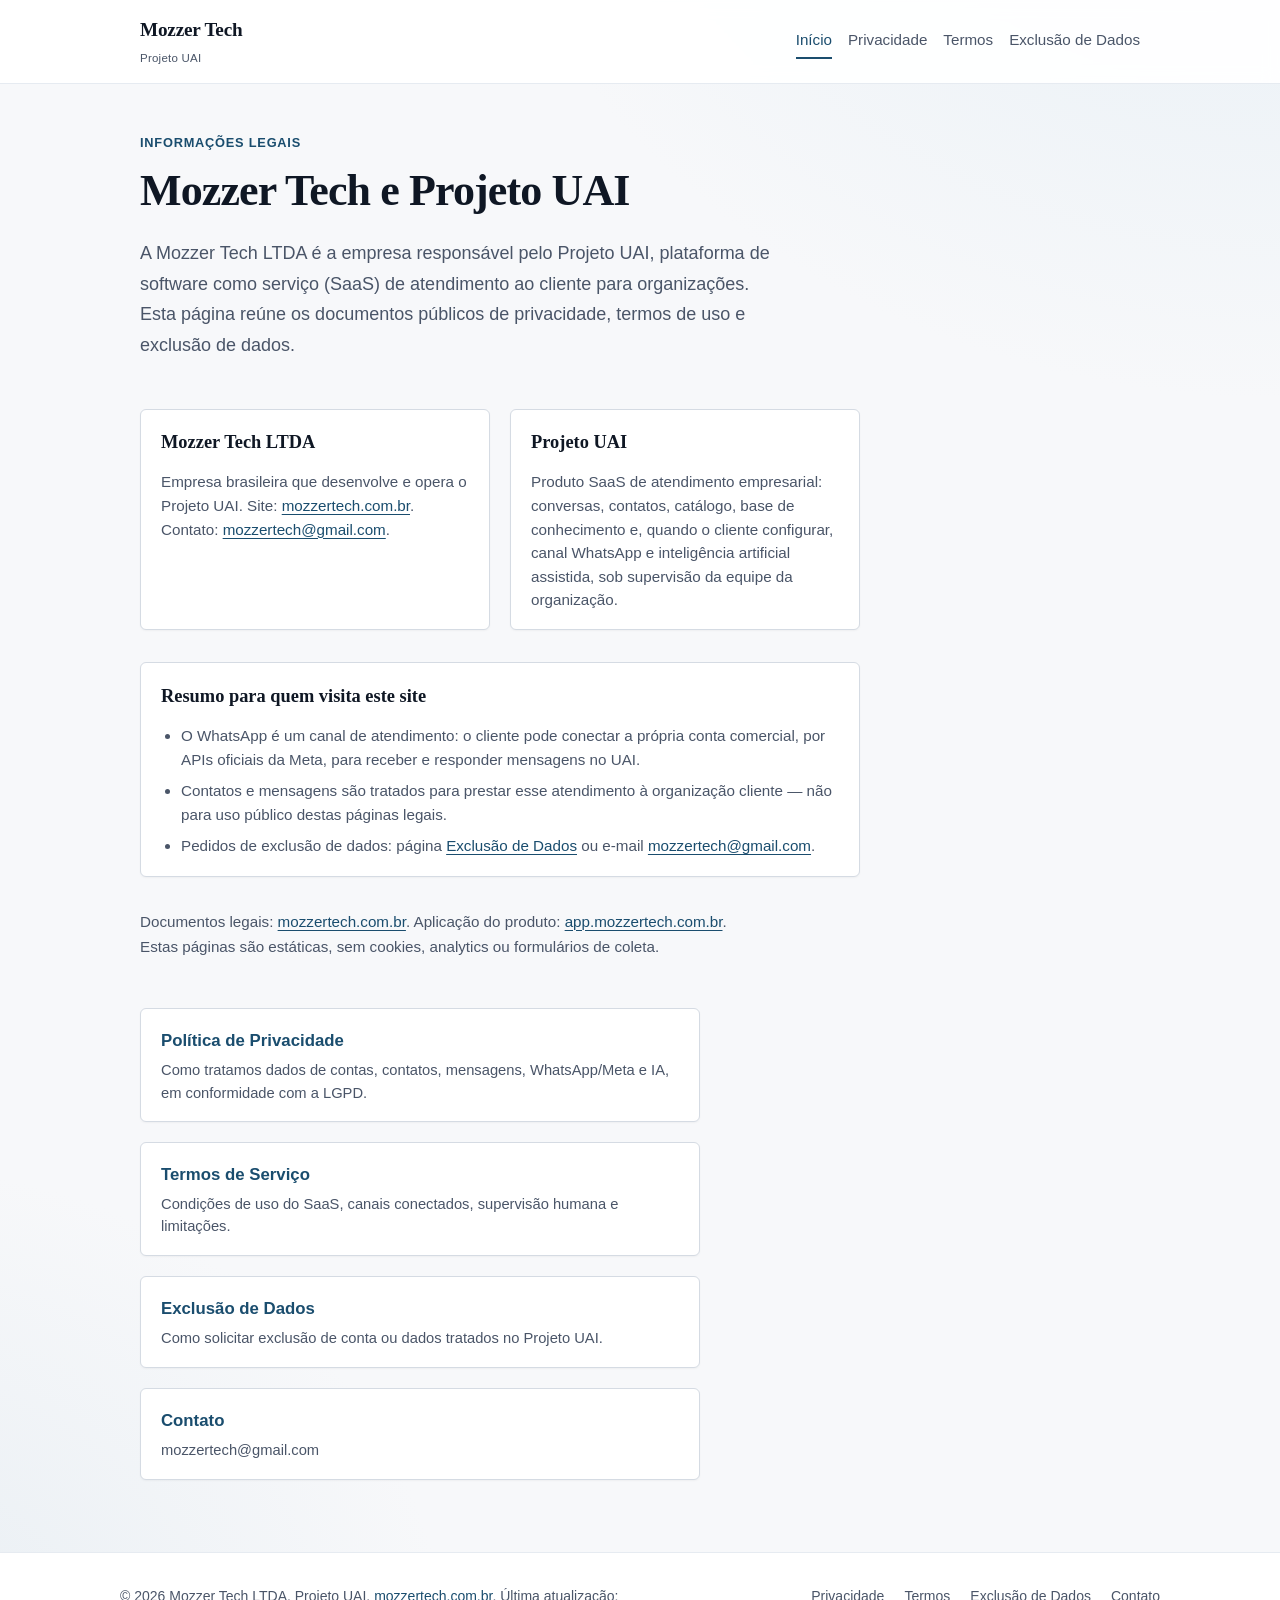
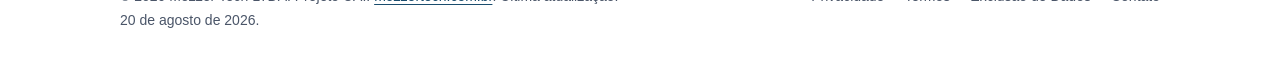
<file: index.html>
<!DOCTYPE html>
<html lang="pt-BR">
<head>
  <meta charset="UTF-8">
  <meta name="viewport" content="width=device-width, initial-scale=1">
  <title>Mozzer Tech — Projeto UAI | Informações legais</title>
  <meta name="description" content="Mozzer Tech LTDA opera o Projeto UAI, plataforma SaaS de atendimento empresarial com WhatsApp e inteligência artificial opcional. Privacidade, termos e exclusão de dados.">
  <link rel="stylesheet" href="styles.css">
</head>
<body>
  <header class="site-header">
    <div class="nav-inner">
      <a class="brand" href="index.html">Mozzer Tech<span>Projeto UAI</span></a>
      <nav class="site-nav" aria-label="Principal">
        <a href="index.html" aria-current="page">Início</a>
        <a href="privacidade.html">Privacidade</a>
        <a href="termos.html">Termos</a>
        <a href="exclusao-de-dados.html">Exclusão de Dados</a>
      </nav>
    </div>
  </header>

  <main class="site-main">
    <section class="hero">
      <p class="eyebrow">Informações legais</p>
      <h1>Mozzer Tech e Projeto UAI</h1>
      <p class="lead">
        A Mozzer Tech LTDA é a empresa responsável pelo Projeto UAI,
        plataforma de software como serviço (SaaS) de atendimento ao
        cliente para organizações. Esta página reúne os documentos
        públicos de privacidade, termos de uso e exclusão de dados.
      </p>
    </section>

    <section class="identity-grid" aria-label="Quem somos">
      <article>
        <h2>Mozzer Tech LTDA</h2>
        <p>
          Empresa brasileira que desenvolve e opera o Projeto UAI.
          Site:
          <a href="https://mozzertech.com.br">mozzertech.com.br</a>.
          Contato:
          <a href="mailto:mozzertech@gmail.com">mozzertech@gmail.com</a>.
        </p>
      </article>
      <article>
        <h2>Projeto UAI</h2>
        <p>
          Produto SaaS de atendimento empresarial: conversas, contatos,
          catálogo, base de conhecimento e, quando o cliente configurar,
          canal WhatsApp e inteligência artificial assistida, sob
          supervisão da equipe da organização.
        </p>
      </article>
    </section>

    <section class="summary-box" aria-label="Resumo">
      <h2>Resumo para quem visita este site</h2>
      <ul>
        <li>
          O WhatsApp é um canal de atendimento: o cliente pode conectar
          a própria conta comercial, por APIs oficiais da Meta, para
          receber e responder mensagens no UAI.
        </li>
        <li>
          Contatos e mensagens são tratados para prestar esse
          atendimento à organização cliente — não para uso público
          destas páginas legais.
        </li>
        <li>
          Pedidos de exclusão de dados: página
          <a href="exclusao-de-dados.html">Exclusão de Dados</a>
          ou e-mail
          <a href="mailto:mozzertech@gmail.com">mozzertech@gmail.com</a>.
        </li>
      </ul>
    </section>

    <p class="home-note">
      Documentos legais:
      <a href="https://mozzertech.com.br">mozzertech.com.br</a>.
      Aplicação do produto:
      <a href="https://app.mozzertech.com.br">app.mozzertech.com.br</a>.
      Estas páginas são estáticas, sem cookies, analytics ou
      formulários de coleta.
    </p>

    <ul class="link-grid">
      <li>
        <a href="privacidade.html">
          <span class="link-title">Política de Privacidade</span>
          <span class="link-desc">Como tratamos dados de contas, contatos, mensagens, WhatsApp/Meta e IA, em conformidade com a LGPD.</span>
        </a>
      </li>
      <li>
        <a href="termos.html">
          <span class="link-title">Termos de Serviço</span>
          <span class="link-desc">Condições de uso do SaaS, canais conectados, supervisão humana e limitações.</span>
        </a>
      </li>
      <li>
        <a href="exclusao-de-dados.html">
          <span class="link-title">Exclusão de Dados</span>
          <span class="link-desc">Como solicitar exclusão de conta ou dados tratados no Projeto UAI.</span>
        </a>
      </li>
      <li>
        <a href="mailto:mozzertech@gmail.com">
          <span class="link-title">Contato</span>
          <span class="link-desc">mozzertech@gmail.com</span>
        </a>
      </li>
    </ul>
  </main>

  <footer class="site-footer">
    <div class="footer-inner">
      <p>
        © 2026 Mozzer Tech LTDA. Projeto UAI.
        <a href="https://mozzertech.com.br">mozzertech.com.br</a>.
        Última atualização: 20 de agosto de 2026.
      </p>
      <nav class="footer-nav" aria-label="Rodapé">
        <a href="privacidade.html">Privacidade</a>
        <a href="termos.html">Termos</a>
        <a href="exclusao-de-dados.html">Exclusão de Dados</a>
        <a href="mailto:mozzertech@gmail.com">Contato</a>
      </nav>
    </div>
  </footer>
</body>
</html>
</file>
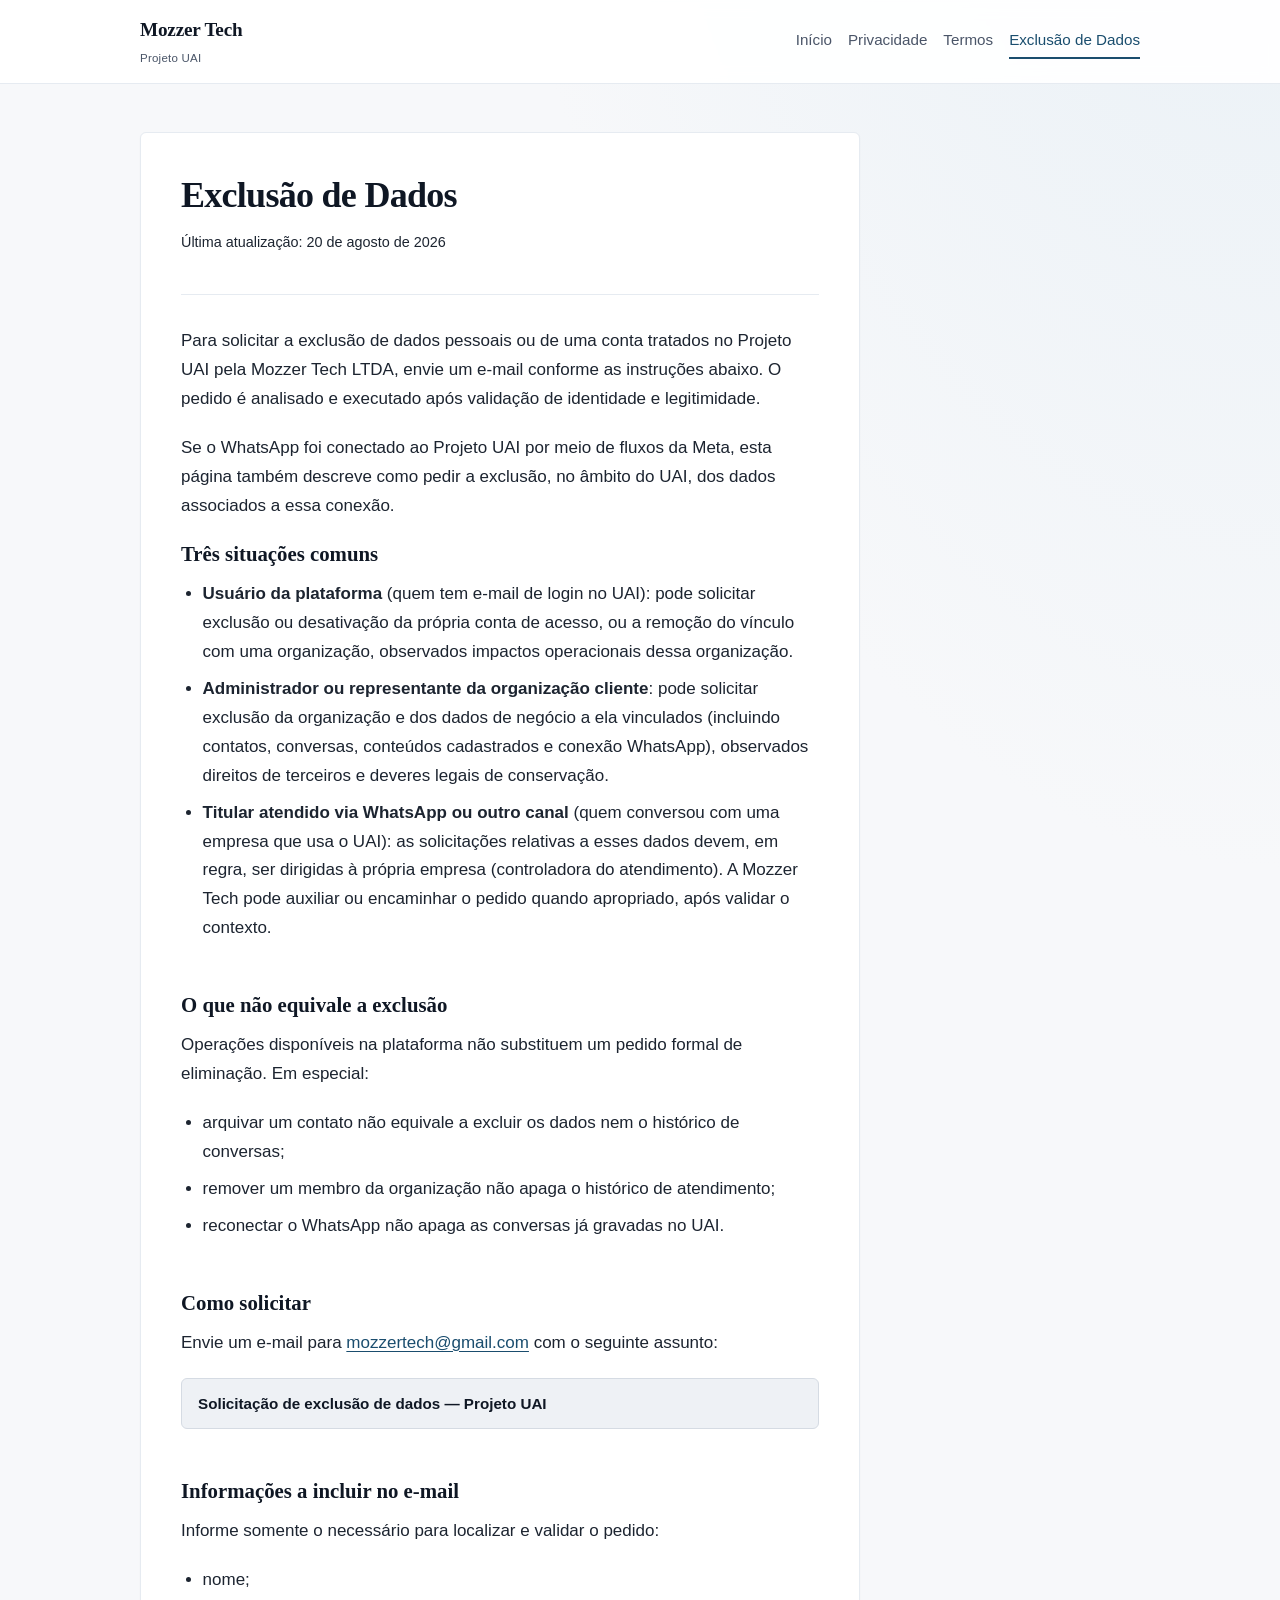
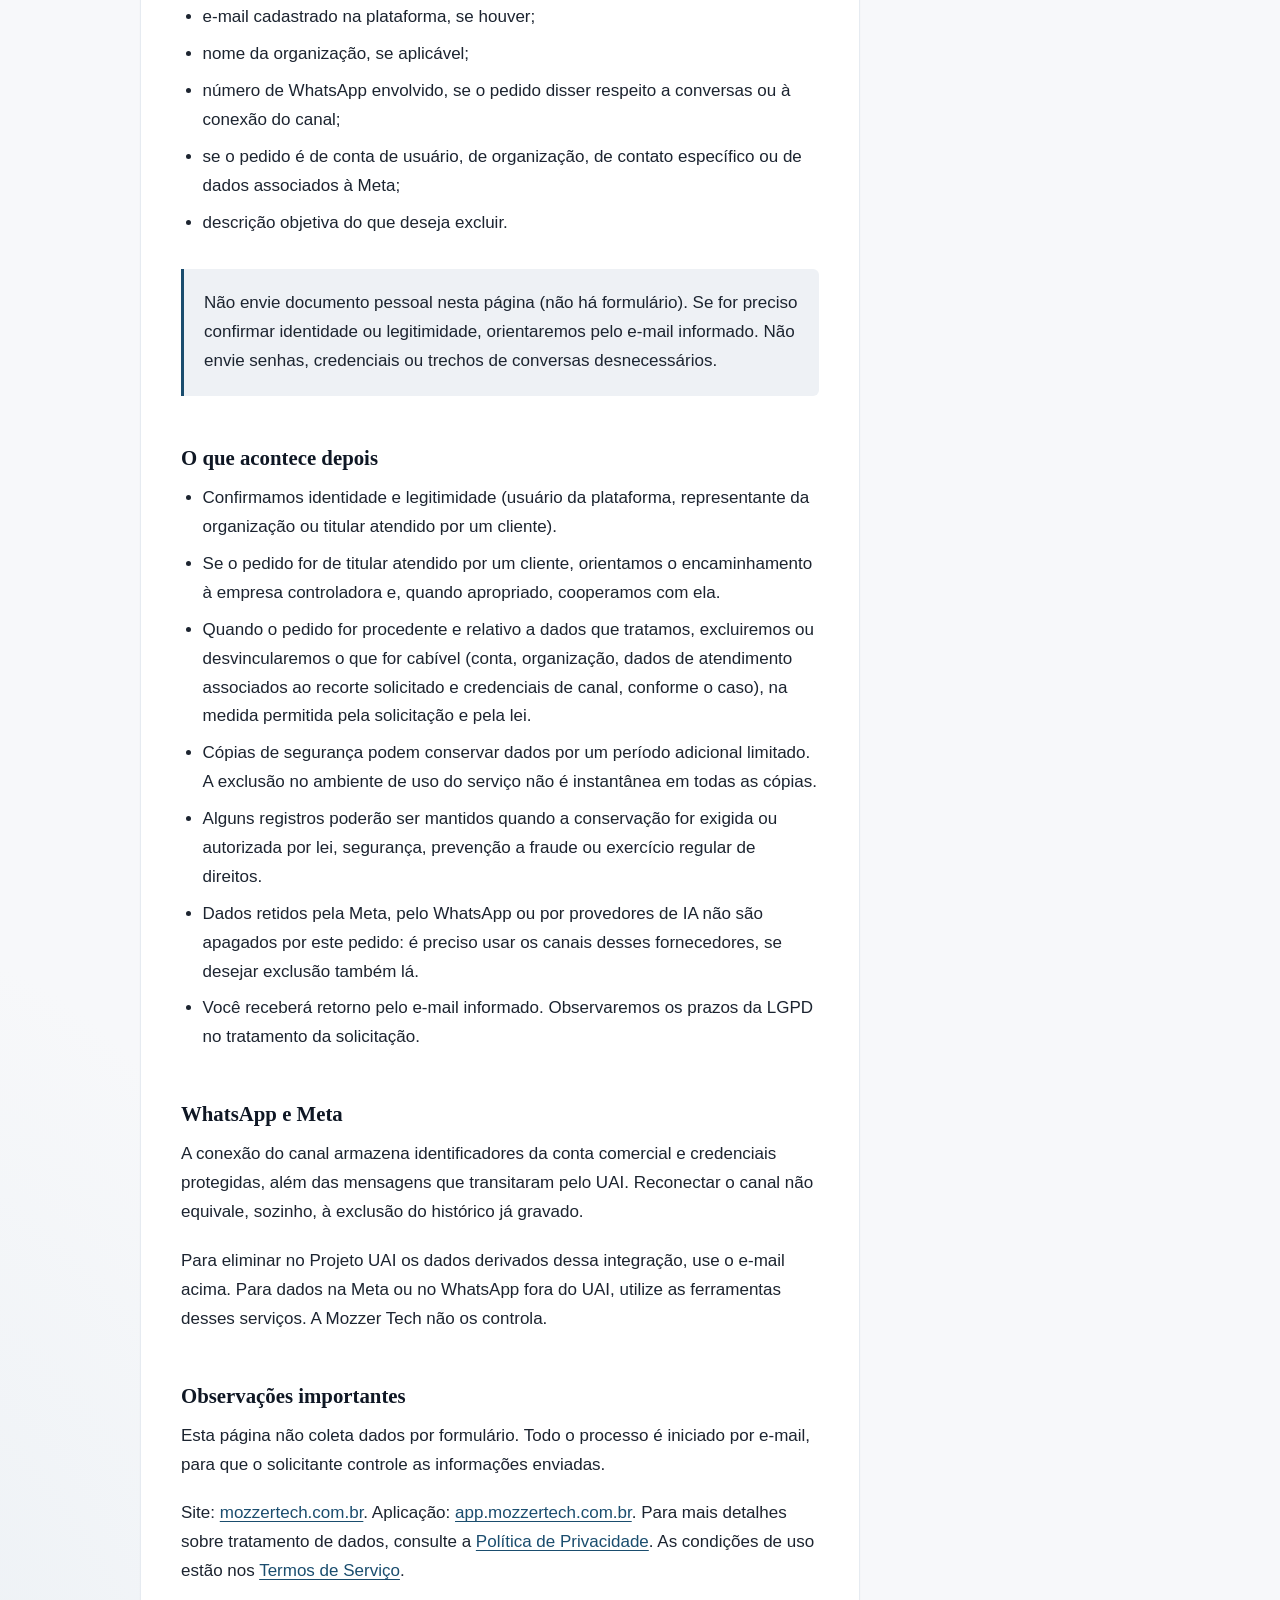
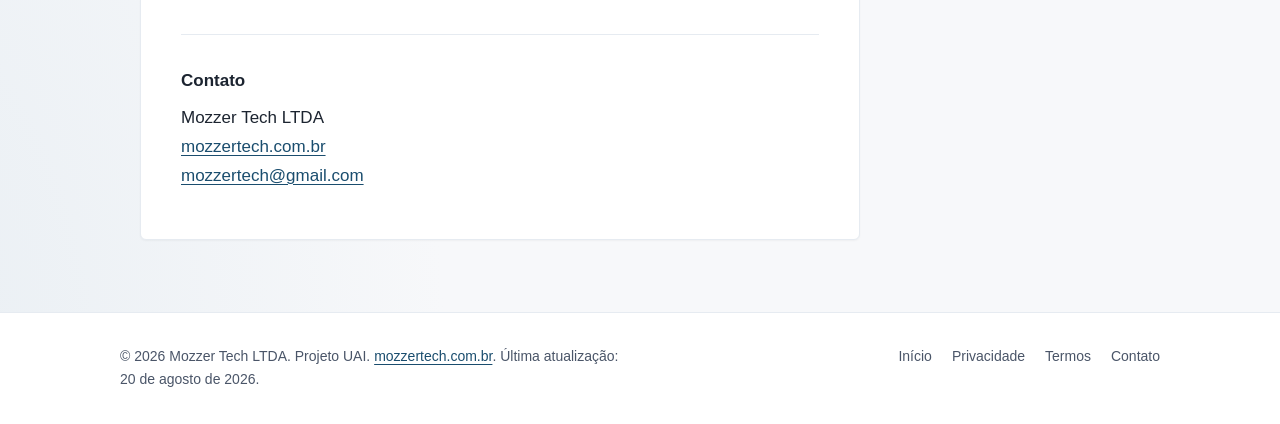
<file: exclusao-de-dados.html>
<!DOCTYPE html>
<html lang="pt-BR">
<head>
  <meta charset="UTF-8">
  <meta name="viewport" content="width=device-width, initial-scale=1">
  <title>Exclusão de Dados — Projeto UAI</title>
  <meta name="description" content="Como solicitar a exclusão de dados ou da conta no Projeto UAI da Mozzer Tech LTDA, inclusive dados de WhatsApp/Meta, conforme a LGPD.">
  <link rel="stylesheet" href="styles.css">
</head>
<body>
  <header class="site-header">
    <div class="nav-inner">
      <a class="brand" href="index.html">Mozzer Tech<span>Projeto UAI</span></a>
      <nav class="site-nav" aria-label="Principal">
        <a href="index.html">Início</a>
        <a href="privacidade.html">Privacidade</a>
        <a href="termos.html">Termos</a>
        <a href="exclusao-de-dados.html" aria-current="page">Exclusão de Dados</a>
      </nav>
    </div>
  </header>

  <main class="site-main">
    <article class="legal-doc">
      <header>
        <h1>Exclusão de Dados</h1>
        <p class="meta">Última atualização: 20 de agosto de 2026</p>
      </header>

      <p>
        Para solicitar a exclusão de dados pessoais ou de uma conta
        tratados no Projeto UAI pela Mozzer Tech LTDA, envie um e-mail
        conforme as instruções abaixo. O pedido é analisado e executado
        após validação de identidade e legitimidade.
      </p>
      <p>
        Se o WhatsApp foi conectado ao Projeto UAI por meio de fluxos da
        Meta, esta página também descreve como pedir a exclusão, no
        âmbito do UAI, dos dados associados a essa conexão.
      </p>

      <h2>Três situações comuns</h2>
      <ul>
        <li>
          <strong>Usuário da plataforma</strong> (quem tem e-mail de
          login no UAI): pode solicitar exclusão ou desativação da
          própria conta de acesso, ou a remoção do vínculo com uma
          organização, observados impactos operacionais dessa
          organização.
        </li>
        <li>
          <strong>Administrador ou representante da organização cliente</strong>:
          pode solicitar exclusão da organização e dos dados de negócio
          a ela vinculados (incluindo contatos, conversas, conteúdos
          cadastrados e conexão WhatsApp), observados direitos de
          terceiros e deveres legais de conservação.
        </li>
        <li>
          <strong>Titular atendido via WhatsApp ou outro canal</strong>
          (quem conversou com uma empresa que usa o UAI): as
          solicitações relativas a esses dados devem, em regra, ser
          dirigidas à própria empresa (controladora do atendimento).
          A Mozzer Tech pode auxiliar ou encaminhar o pedido quando
          apropriado, após validar o contexto.
        </li>
      </ul>

      <h2>O que não equivale a exclusão</h2>
      <p>
        Operações disponíveis na plataforma não substituem um pedido
        formal de eliminação. Em especial:
      </p>
      <ul>
        <li>arquivar um contato não equivale a excluir os dados nem o histórico de conversas;</li>
        <li>remover um membro da organização não apaga o histórico de atendimento;</li>
        <li>reconectar o WhatsApp não apaga as conversas já gravadas no UAI.</li>
      </ul>

      <h2>Como solicitar</h2>
      <p>
        Envie um e-mail para
        <a href="mailto:mozzertech@gmail.com?subject=Solicita%C3%A7%C3%A3o%20de%20exclus%C3%A3o%20de%20dados%20%E2%80%94%20Projeto%20UAI">mozzertech@gmail.com</a>
        com o seguinte assunto:
      </p>
      <p class="subject-line">
        <strong>Solicitação de exclusão de dados — Projeto UAI</strong>
      </p>

      <h2>Informações a incluir no e-mail</h2>
      <p>Informe somente o necessário para localizar e validar o pedido:</p>
      <ul>
        <li>nome;</li>
        <li>e-mail cadastrado na plataforma, se houver;</li>
        <li>nome da organização, se aplicável;</li>
        <li>número de WhatsApp envolvido, se o pedido disser respeito a conversas ou à conexão do canal;</li>
        <li>se o pedido é de conta de usuário, de organização, de contato específico ou de dados associados à Meta;</li>
        <li>descrição objetiva do que deseja excluir.</li>
      </ul>
      <div class="note">
        <p>
          Não envie documento pessoal nesta página (não há formulário).
          Se for preciso confirmar identidade ou legitimidade,
          orientaremos pelo e-mail informado. Não envie senhas,
          credenciais ou trechos de conversas desnecessários.
        </p>
      </div>

      <h2>O que acontece depois</h2>
      <ul>
        <li>
          Confirmamos identidade e legitimidade (usuário da plataforma,
          representante da organização ou titular atendido por um
          cliente).
        </li>
        <li>
          Se o pedido for de titular atendido por um cliente, orientamos
          o encaminhamento à empresa controladora e, quando apropriado,
          cooperamos com ela.
        </li>
        <li>
          Quando o pedido for procedente e relativo a dados que
          tratamos, excluiremos ou desvincularemos o que for cabível
          (conta, organização, dados de atendimento associados ao
          recorte solicitado e credenciais de canal, conforme o caso),
          na medida permitida pela solicitação e pela lei.
        </li>
        <li>
          Cópias de segurança podem conservar dados por um período
          adicional limitado. A exclusão no ambiente de uso do serviço
          não é instantânea em todas as cópias.
        </li>
        <li>
          Alguns registros poderão ser mantidos quando a conservação
          for exigida ou autorizada por lei, segurança, prevenção a
          fraude ou exercício regular de direitos.
        </li>
        <li>
          Dados retidos pela Meta, pelo WhatsApp ou por provedores de
          IA não são apagados por este pedido: é preciso usar os canais
          desses fornecedores, se desejar exclusão também lá.
        </li>
        <li>
          Você receberá retorno pelo e-mail informado. Observaremos os
          prazos da LGPD no tratamento da solicitação.
        </li>
      </ul>

      <h2>WhatsApp e Meta</h2>
      <p>
        A conexão do canal armazena identificadores da conta comercial
        e credenciais protegidas, além das mensagens que transitaram
        pelo UAI. Reconectar o canal não equivale, sozinho, à exclusão
        do histórico já gravado.
      </p>
      <p>
        Para eliminar no Projeto UAI os dados derivados dessa
        integração, use o e-mail acima. Para dados na Meta ou no
        WhatsApp fora do UAI, utilize as ferramentas desses serviços.
        A Mozzer Tech não os controla.
      </p>

      <h2>Observações importantes</h2>
      <p>
        Esta página não coleta dados por formulário. Todo o processo é
        iniciado por e-mail, para que o solicitante controle as
        informações enviadas.
      </p>
      <p>
        Site:
        <a href="https://mozzertech.com.br">mozzertech.com.br</a>.
        Aplicação:
        <a href="https://app.mozzertech.com.br">app.mozzertech.com.br</a>.
        Para mais detalhes sobre tratamento de dados, consulte a
        <a href="privacidade.html">Política de Privacidade</a>.
        As condições de uso estão nos
        <a href="termos.html">Termos de Serviço</a>.
      </p>

      <div class="contact-box">
        <p><strong>Contato</strong></p>
        <p>
          Mozzer Tech LTDA<br>
          <a href="https://mozzertech.com.br">mozzertech.com.br</a><br>
          <a href="mailto:mozzertech@gmail.com">mozzertech@gmail.com</a>
        </p>
      </div>
    </article>
  </main>

  <footer class="site-footer">
    <div class="footer-inner">
      <p>
        © 2026 Mozzer Tech LTDA. Projeto UAI.
        <a href="https://mozzertech.com.br">mozzertech.com.br</a>.
        Última atualização: 20 de agosto de 2026.
      </p>
      <nav class="footer-nav" aria-label="Rodapé">
        <a href="index.html">Início</a>
        <a href="privacidade.html">Privacidade</a>
        <a href="termos.html">Termos</a>
        <a href="mailto:mozzertech@gmail.com">Contato</a>
      </nav>
    </div>
  </footer>
</body>
</html>
</file>
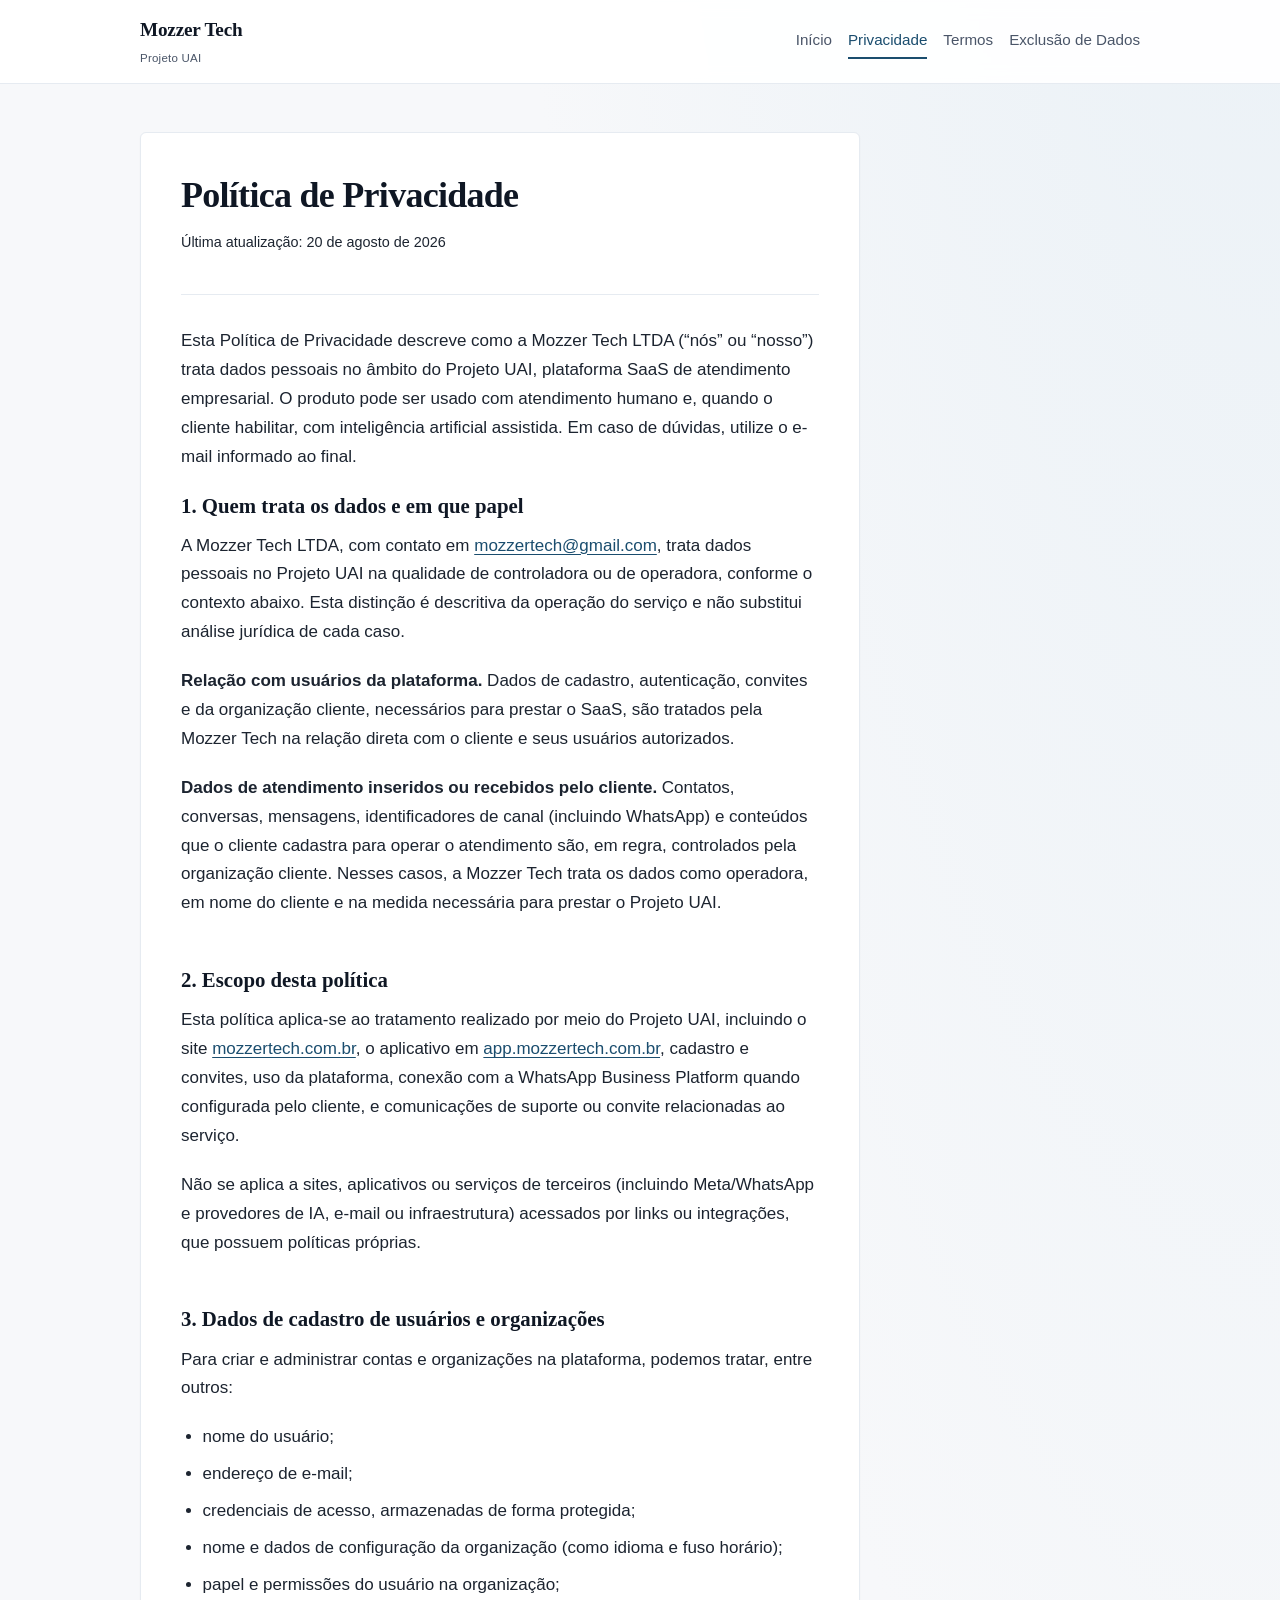
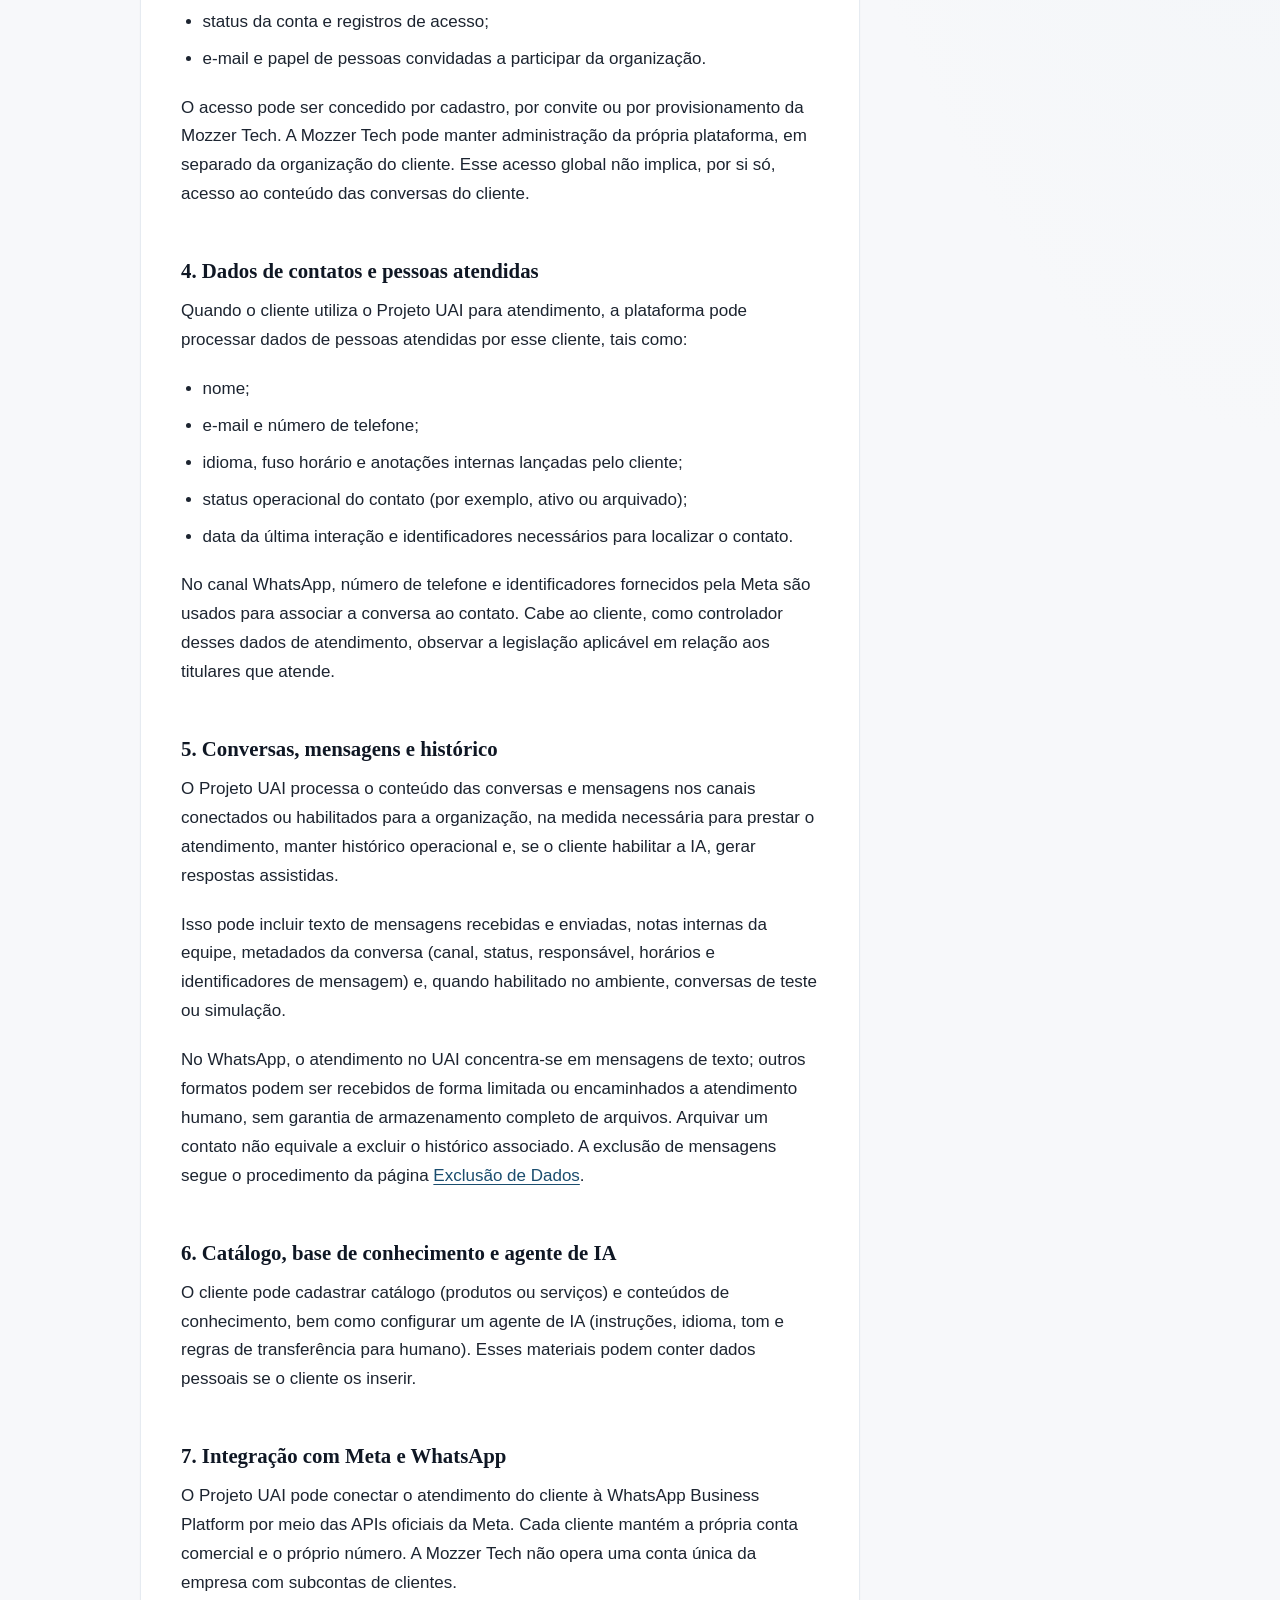
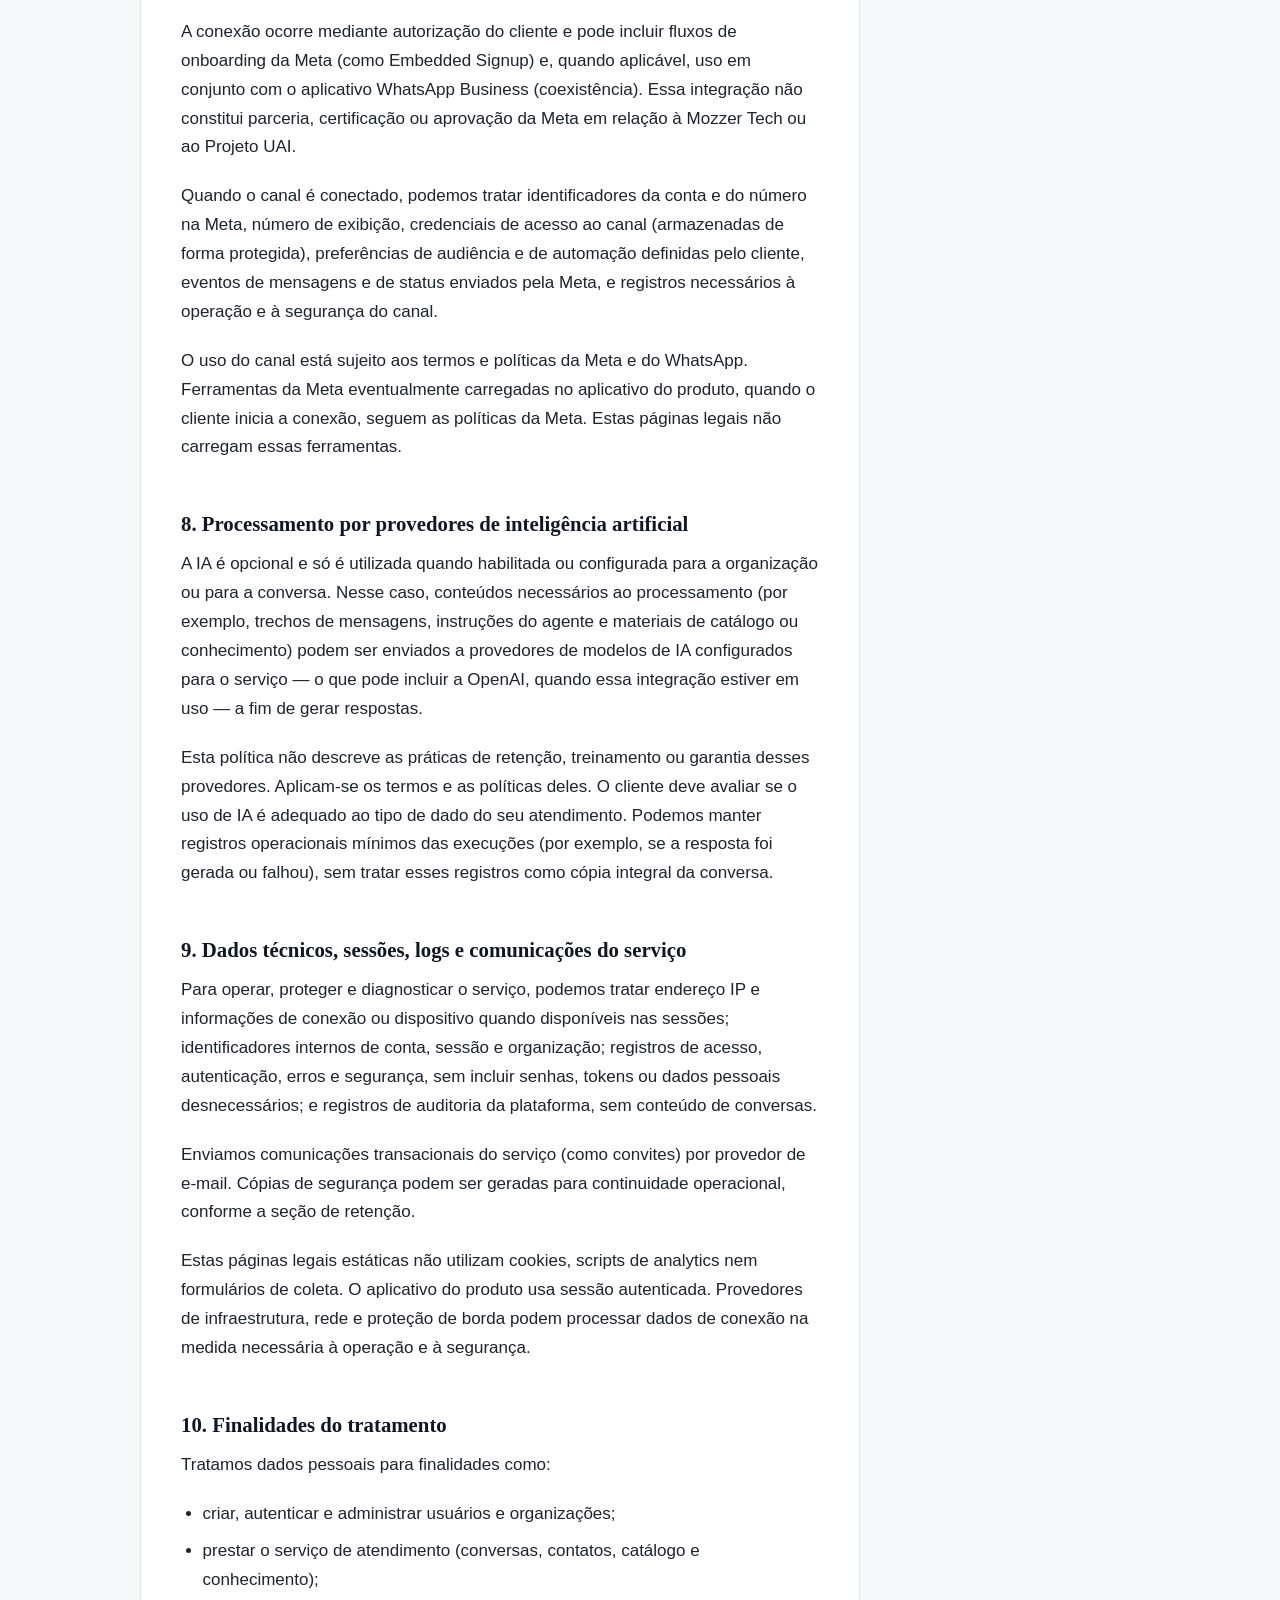
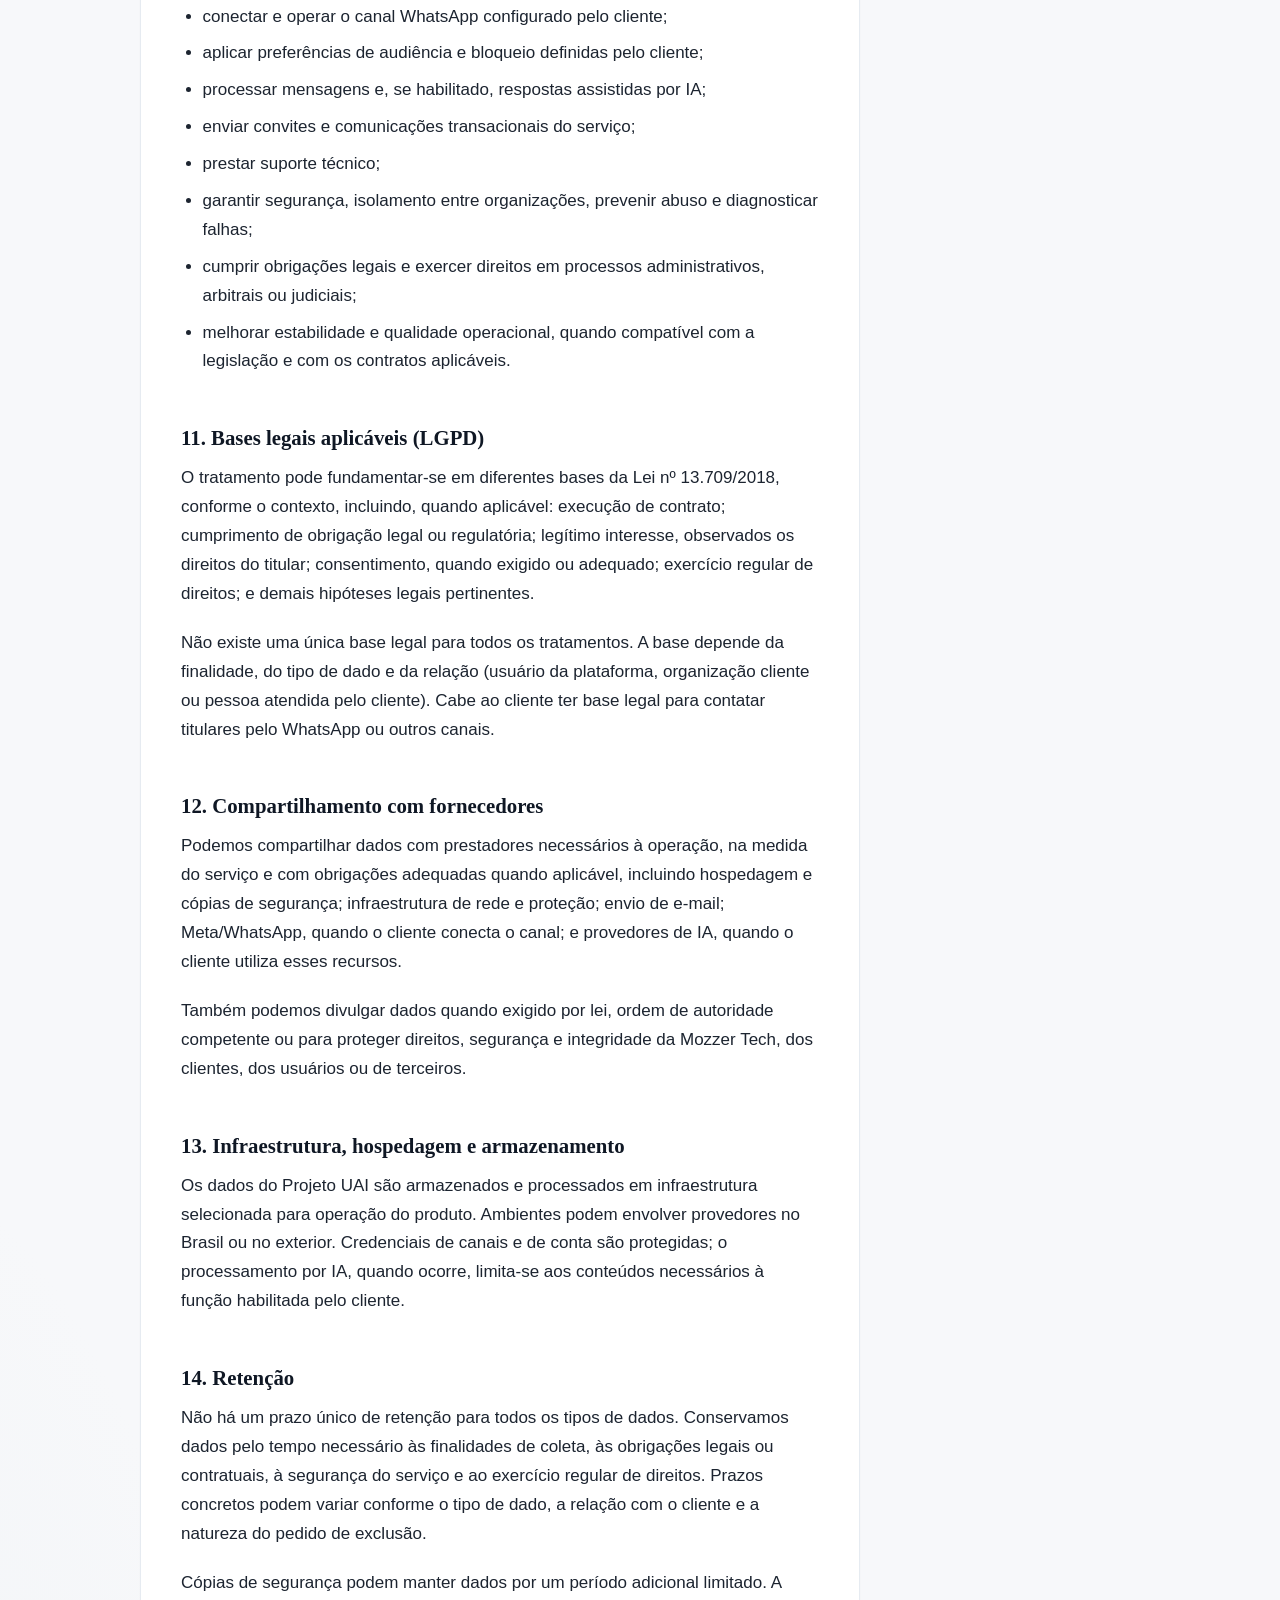
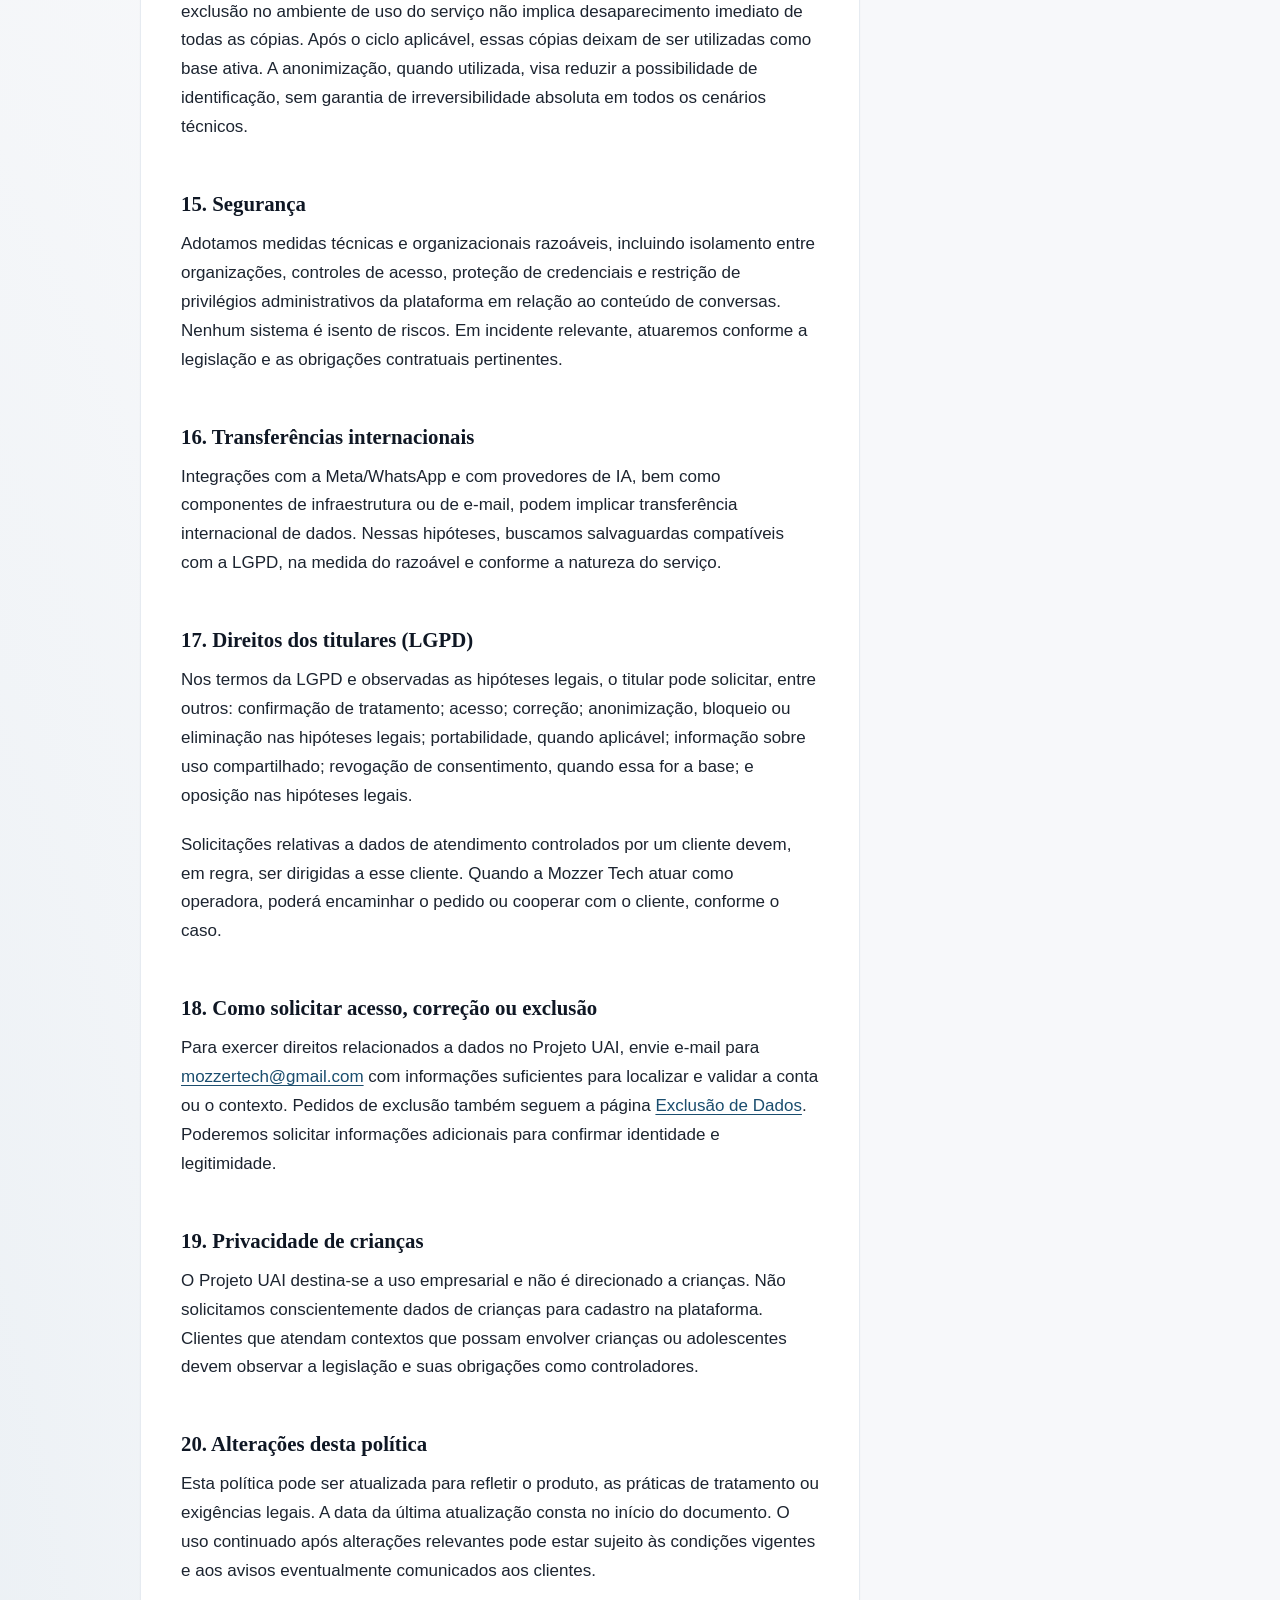
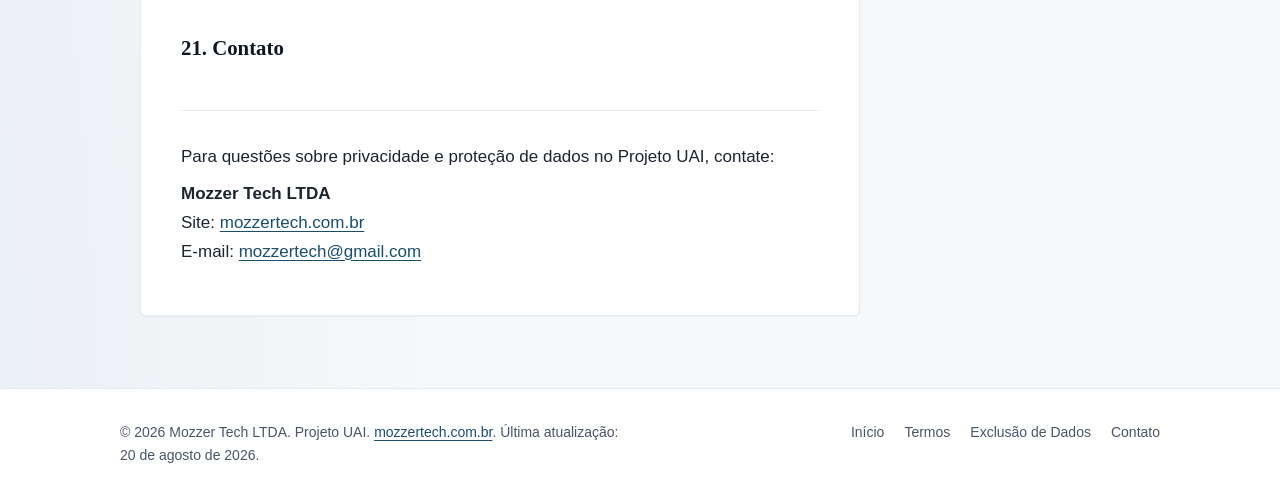
<file: privacidade.html>
<!DOCTYPE html>
<html lang="pt-BR">
<head>
  <meta charset="UTF-8">
  <meta name="viewport" content="width=device-width, initial-scale=1">
  <title>Política de Privacidade — Projeto UAI</title>
  <meta name="description" content="Política de Privacidade do Projeto UAI: como a Mozzer Tech LTDA trata dados de usuários, organizações, contatos, mensagens, WhatsApp/Meta e IA, em conformidade com a LGPD.">
  <link rel="stylesheet" href="styles.css">
</head>
<body>
  <header class="site-header">
    <div class="nav-inner">
      <a class="brand" href="index.html">Mozzer Tech<span>Projeto UAI</span></a>
      <nav class="site-nav" aria-label="Principal">
        <a href="index.html">Início</a>
        <a href="privacidade.html" aria-current="page">Privacidade</a>
        <a href="termos.html">Termos</a>
        <a href="exclusao-de-dados.html">Exclusão de Dados</a>
      </nav>
    </div>
  </header>

  <main class="site-main">
    <article class="legal-doc">
      <header>
        <h1>Política de Privacidade</h1>
        <p class="meta">Última atualização: 20 de agosto de 2026</p>
      </header>

      <p>
        Esta Política de Privacidade descreve como a Mozzer Tech LTDA
        (“nós” ou “nosso”) trata dados pessoais no âmbito do Projeto UAI,
        plataforma SaaS de atendimento empresarial. O produto pode ser
        usado com atendimento humano e, quando o cliente habilitar, com
        inteligência artificial assistida. Em caso de dúvidas, utilize o
        e-mail informado ao final.
      </p>

      <h2>1. Quem trata os dados e em que papel</h2>
      <p>
        A Mozzer Tech LTDA, com contato em
        <a href="mailto:mozzertech@gmail.com">mozzertech@gmail.com</a>,
        trata dados pessoais no Projeto UAI na qualidade de controladora
        ou de operadora, conforme o contexto abaixo. Esta distinção é
        descritiva da operação do serviço e não substitui análise jurídica
        de cada caso.
      </p>
      <p>
        <strong>Relação com usuários da plataforma.</strong>
        Dados de cadastro, autenticação, convites e da organização
        cliente, necessários para prestar o SaaS, são tratados pela
        Mozzer Tech na relação direta com o cliente e seus usuários
        autorizados.
      </p>
      <p>
        <strong>Dados de atendimento inseridos ou recebidos pelo cliente.</strong>
        Contatos, conversas, mensagens, identificadores de canal
        (incluindo WhatsApp) e conteúdos que o cliente cadastra para
        operar o atendimento são, em regra, controlados pela organização
        cliente. Nesses casos, a Mozzer Tech trata os dados como
        operadora, em nome do cliente e na medida necessária para prestar
        o Projeto UAI.
      </p>

      <h2>2. Escopo desta política</h2>
      <p>
        Esta política aplica-se ao tratamento realizado por meio do
        Projeto UAI, incluindo o site
        <a href="https://mozzertech.com.br">mozzertech.com.br</a>,
        o aplicativo em
        <a href="https://app.mozzertech.com.br">app.mozzertech.com.br</a>,
        cadastro e convites, uso da plataforma, conexão com a WhatsApp
        Business Platform quando configurada pelo cliente, e comunicações
        de suporte ou convite relacionadas ao serviço.
      </p>
      <p>
        Não se aplica a sites, aplicativos ou serviços de terceiros
        (incluindo Meta/WhatsApp e provedores de IA, e-mail ou
        infraestrutura) acessados por links ou integrações, que possuem
        políticas próprias.
      </p>

      <h2>3. Dados de cadastro de usuários e organizações</h2>
      <p>
        Para criar e administrar contas e organizações na plataforma,
        podemos tratar, entre outros:
      </p>
      <ul>
        <li>nome do usuário;</li>
        <li>endereço de e-mail;</li>
        <li>credenciais de acesso, armazenadas de forma protegida;</li>
        <li>nome e dados de configuração da organização (como idioma e fuso horário);</li>
        <li>papel e permissões do usuário na organização;</li>
        <li>status da conta e registros de acesso;</li>
        <li>e-mail e papel de pessoas convidadas a participar da organização.</li>
      </ul>
      <p>
        O acesso pode ser concedido por cadastro, por convite ou por
        provisionamento da Mozzer Tech. A Mozzer Tech pode manter
        administração da própria plataforma, em separado da organização
        do cliente. Esse acesso global não implica, por si só, acesso ao
        conteúdo das conversas do cliente.
      </p>

      <h2>4. Dados de contatos e pessoas atendidas</h2>
      <p>
        Quando o cliente utiliza o Projeto UAI para atendimento, a
        plataforma pode processar dados de pessoas atendidas por esse
        cliente, tais como:
      </p>
      <ul>
        <li>nome;</li>
        <li>e-mail e número de telefone;</li>
        <li>idioma, fuso horário e anotações internas lançadas pelo cliente;</li>
        <li>status operacional do contato (por exemplo, ativo ou arquivado);</li>
        <li>data da última interação e identificadores necessários para localizar o contato.</li>
      </ul>
      <p>
        No canal WhatsApp, número de telefone e identificadores
        fornecidos pela Meta são usados para associar a conversa ao
        contato. Cabe ao cliente, como controlador desses dados de
        atendimento, observar a legislação aplicável em relação aos
        titulares que atende.
      </p>

      <h2>5. Conversas, mensagens e histórico</h2>
      <p>
        O Projeto UAI processa o conteúdo das conversas e mensagens nos
        canais conectados ou habilitados para a organização, na medida
        necessária para prestar o atendimento, manter histórico
        operacional e, se o cliente habilitar a IA, gerar respostas
        assistidas.
      </p>
      <p>
        Isso pode incluir texto de mensagens recebidas e enviadas, notas
        internas da equipe, metadados da conversa (canal, status,
        responsável, horários e identificadores de mensagem) e, quando
        habilitado no ambiente, conversas de teste ou simulação.
      </p>
      <p>
        No WhatsApp, o atendimento no UAI concentra-se em mensagens de
        texto; outros formatos podem ser recebidos de forma limitada ou
        encaminhados a atendimento humano, sem garantia de armazenamento
        completo de arquivos. Arquivar um contato não equivale a excluir
        o histórico associado. A exclusão de mensagens segue o
        procedimento da página
        <a href="exclusao-de-dados.html">Exclusão de Dados</a>.
      </p>

      <h2>6. Catálogo, base de conhecimento e agente de IA</h2>
      <p>
        O cliente pode cadastrar catálogo (produtos ou serviços) e
        conteúdos de conhecimento, bem como configurar um agente de IA
        (instruções, idioma, tom e regras de transferência para humano).
        Esses materiais podem conter dados pessoais se o cliente os
        inserir.
      </p>

      <h2>7. Integração com Meta e WhatsApp</h2>
      <p>
        O Projeto UAI pode conectar o atendimento do cliente à WhatsApp
        Business Platform por meio das APIs oficiais da Meta. Cada
        cliente mantém a própria conta comercial e o próprio número. A
        Mozzer Tech não opera uma conta única da empresa com subcontas
        de clientes.
      </p>
      <p>
        A conexão ocorre mediante autorização do cliente e pode incluir
        fluxos de onboarding da Meta (como Embedded Signup) e, quando
        aplicável, uso em conjunto com o aplicativo WhatsApp Business
        (coexistência). Essa integração não constitui parceria,
        certificação ou aprovação da Meta em relação à Mozzer Tech ou ao
        Projeto UAI.
      </p>
      <p>
        Quando o canal é conectado, podemos tratar identificadores da
        conta e do número na Meta, número de exibição, credenciais de
        acesso ao canal (armazenadas de forma protegida), preferências
        de audiência e de automação definidas pelo cliente, eventos de
        mensagens e de status enviados pela Meta, e registros necessários
        à operação e à segurança do canal.
      </p>
      <p>
        O uso do canal está sujeito aos termos e políticas da Meta e do
        WhatsApp. Ferramentas da Meta eventualmente carregadas no
        aplicativo do produto, quando o cliente inicia a conexão, seguem
        as políticas da Meta. Estas páginas legais não carregam essas
        ferramentas.
      </p>

      <h2>8. Processamento por provedores de inteligência artificial</h2>
      <p>
        A IA é opcional e só é utilizada quando habilitada ou configurada
        para a organização ou para a conversa. Nesse caso, conteúdos
        necessários ao processamento (por exemplo, trechos de mensagens,
        instruções do agente e materiais de catálogo ou conhecimento)
        podem ser enviados a provedores de modelos de IA configurados
        para o serviço — o que pode incluir a OpenAI, quando essa
        integração estiver em uso — a fim de gerar respostas.
      </p>
      <p>
        Esta política não descreve as práticas de retenção, treinamento
        ou garantia desses provedores. Aplicam-se os termos e as
        políticas deles. O cliente deve avaliar se o uso de IA é
        adequado ao tipo de dado do seu atendimento. Podemos manter
        registros operacionais mínimos das execuções (por exemplo, se a
        resposta foi gerada ou falhou), sem tratar esses registros como
        cópia integral da conversa.
      </p>

      <h2>9. Dados técnicos, sessões, logs e comunicações do serviço</h2>
      <p>
        Para operar, proteger e diagnosticar o serviço, podemos tratar
        endereço IP e informações de conexão ou dispositivo quando
        disponíveis nas sessões; identificadores internos de conta,
        sessão e organização; registros de acesso, autenticação, erros e
        segurança, sem incluir senhas, tokens ou dados pessoais
        desnecessários; e registros de auditoria da plataforma, sem
        conteúdo de conversas.
      </p>
      <p>
        Enviamos comunicações transacionais do serviço (como convites)
        por provedor de e-mail. Cópias de segurança podem ser geradas
        para continuidade operacional, conforme a seção de retenção.
      </p>
      <p>
        Estas páginas legais estáticas não utilizam cookies, scripts de
        analytics nem formulários de coleta. O aplicativo do produto usa
        sessão autenticada. Provedores de infraestrutura, rede e
        proteção de borda podem processar dados de conexão na medida
        necessária à operação e à segurança.
      </p>

      <h2>10. Finalidades do tratamento</h2>
      <p>Tratamos dados pessoais para finalidades como:</p>
      <ul>
        <li>criar, autenticar e administrar usuários e organizações;</li>
        <li>prestar o serviço de atendimento (conversas, contatos, catálogo e conhecimento);</li>
        <li>conectar e operar o canal WhatsApp configurado pelo cliente;</li>
        <li>aplicar preferências de audiência e bloqueio definidas pelo cliente;</li>
        <li>processar mensagens e, se habilitado, respostas assistidas por IA;</li>
        <li>enviar convites e comunicações transacionais do serviço;</li>
        <li>prestar suporte técnico;</li>
        <li>garantir segurança, isolamento entre organizações, prevenir abuso e diagnosticar falhas;</li>
        <li>cumprir obrigações legais e exercer direitos em processos administrativos, arbitrais ou judiciais;</li>
        <li>melhorar estabilidade e qualidade operacional, quando compatível com a legislação e com os contratos aplicáveis.</li>
      </ul>

      <h2>11. Bases legais aplicáveis (LGPD)</h2>
      <p>
        O tratamento pode fundamentar-se em diferentes bases da Lei nº
        13.709/2018, conforme o contexto, incluindo, quando aplicável:
        execução de contrato; cumprimento de obrigação legal ou
        regulatória; legítimo interesse, observados os direitos do
        titular; consentimento, quando exigido ou adequado; exercício
        regular de direitos; e demais hipóteses legais pertinentes.
      </p>
      <p>
        Não existe uma única base legal para todos os tratamentos. A base
        depende da finalidade, do tipo de dado e da relação (usuário da
        plataforma, organização cliente ou pessoa atendida pelo cliente).
        Cabe ao cliente ter base legal para contatar titulares pelo
        WhatsApp ou outros canais.
      </p>

      <h2>12. Compartilhamento com fornecedores</h2>
      <p>
        Podemos compartilhar dados com prestadores necessários à
        operação, na medida do serviço e com obrigações adequadas quando
        aplicável, incluindo hospedagem e cópias de segurança;
        infraestrutura de rede e proteção; envio de e-mail; Meta/WhatsApp,
        quando o cliente conecta o canal; e provedores de IA, quando o
        cliente utiliza esses recursos.
      </p>
      <p>
        Também podemos divulgar dados quando exigido por lei, ordem de
        autoridade competente ou para proteger direitos, segurança e
        integridade da Mozzer Tech, dos clientes, dos usuários ou de
        terceiros.
      </p>

      <h2>13. Infraestrutura, hospedagem e armazenamento</h2>
      <p>
        Os dados do Projeto UAI são armazenados e processados em
        infraestrutura selecionada para operação do produto. Ambientes
        podem envolver provedores no Brasil ou no exterior. Credenciais
        de canais e de conta são protegidas; o processamento por IA, quando
        ocorre, limita-se aos conteúdos necessários à função habilitada
        pelo cliente.
      </p>

      <h2>14. Retenção</h2>
      <p>
        Não há um prazo único de retenção para todos os tipos de dados.
        Conservamos dados pelo tempo necessário às finalidades de coleta,
        às obrigações legais ou contratuais, à segurança do serviço e ao
        exercício regular de direitos. Prazos concretos podem variar
        conforme o tipo de dado, a relação com o cliente e a natureza do
        pedido de exclusão.
      </p>
      <p>
        Cópias de segurança podem manter dados por um período adicional
        limitado. A exclusão no ambiente de uso do serviço não implica
        desaparecimento imediato de todas as cópias. Após o ciclo
        aplicável, essas cópias deixam de ser utilizadas como base ativa.
        A anonimização, quando utilizada, visa reduzir a possibilidade de
        identificação, sem garantia de irreversibilidade absoluta em
        todos os cenários técnicos.
      </p>

      <h2>15. Segurança</h2>
      <p>
        Adotamos medidas técnicas e organizacionais razoáveis, incluindo
        isolamento entre organizações, controles de acesso, proteção de
        credenciais e restrição de privilégios administrativos da
        plataforma em relação ao conteúdo de conversas. Nenhum sistema é
        isento de riscos. Em incidente relevante, atuaremos conforme a
        legislação e as obrigações contratuais pertinentes.
      </p>

      <h2>16. Transferências internacionais</h2>
      <p>
        Integrações com a Meta/WhatsApp e com provedores de IA, bem como
        componentes de infraestrutura ou de e-mail, podem implicar
        transferência internacional de dados. Nessas hipóteses, buscamos
        salvaguardas compatíveis com a LGPD, na medida do razoável e
        conforme a natureza do serviço.
      </p>

      <h2>17. Direitos dos titulares (LGPD)</h2>
      <p>
        Nos termos da LGPD e observadas as hipóteses legais, o titular
        pode solicitar, entre outros: confirmação de tratamento; acesso;
        correção; anonimização, bloqueio ou eliminação nas hipóteses
        legais; portabilidade, quando aplicável; informação sobre uso
        compartilhado; revogação de consentimento, quando essa for a
        base; e oposição nas hipóteses legais.
      </p>
      <p>
        Solicitações relativas a dados de atendimento controlados por um
        cliente devem, em regra, ser dirigidas a esse cliente. Quando a
        Mozzer Tech atuar como operadora, poderá encaminhar o pedido ou
        cooperar com o cliente, conforme o caso.
      </p>

      <h2>18. Como solicitar acesso, correção ou exclusão</h2>
      <p>
        Para exercer direitos relacionados a dados no Projeto UAI, envie
        e-mail para
        <a href="mailto:mozzertech@gmail.com">mozzertech@gmail.com</a>
        com informações suficientes para localizar e validar a conta ou o
        contexto. Pedidos de exclusão também seguem a página
        <a href="exclusao-de-dados.html">Exclusão de Dados</a>.
        Poderemos solicitar informações adicionais para confirmar
        identidade e legitimidade.
      </p>

      <h2>19. Privacidade de crianças</h2>
      <p>
        O Projeto UAI destina-se a uso empresarial e não é direcionado a
        crianças. Não solicitamos conscientemente dados de crianças para
        cadastro na plataforma. Clientes que atendam contextos que possam
        envolver crianças ou adolescentes devem observar a legislação e
        suas obrigações como controladores.
      </p>

      <h2>20. Alterações desta política</h2>
      <p>
        Esta política pode ser atualizada para refletir o produto, as
        práticas de tratamento ou exigências legais. A data da última
        atualização consta no início do documento. O uso continuado após
        alterações relevantes pode estar sujeito às condições vigentes e
        aos avisos eventualmente comunicados aos clientes.
      </p>

      <h2>21. Contato</h2>
      <div class="contact-box">
        <p>
          Para questões sobre privacidade e proteção de dados no Projeto
          UAI, contate:
        </p>
        <p>
          <strong>Mozzer Tech LTDA</strong><br>
          Site:
          <a href="https://mozzertech.com.br">mozzertech.com.br</a><br>
          E-mail:
          <a href="mailto:mozzertech@gmail.com">mozzertech@gmail.com</a>
        </p>
      </div>
    </article>
  </main>

  <footer class="site-footer">
    <div class="footer-inner">
      <p>
        © 2026 Mozzer Tech LTDA. Projeto UAI.
        <a href="https://mozzertech.com.br">mozzertech.com.br</a>.
        Última atualização: 20 de agosto de 2026.
      </p>
      <nav class="footer-nav" aria-label="Rodapé">
        <a href="index.html">Início</a>
        <a href="termos.html">Termos</a>
        <a href="exclusao-de-dados.html">Exclusão de Dados</a>
        <a href="mailto:mozzertech@gmail.com">Contato</a>
      </nav>
    </div>
  </footer>
</body>
</html>
</file>
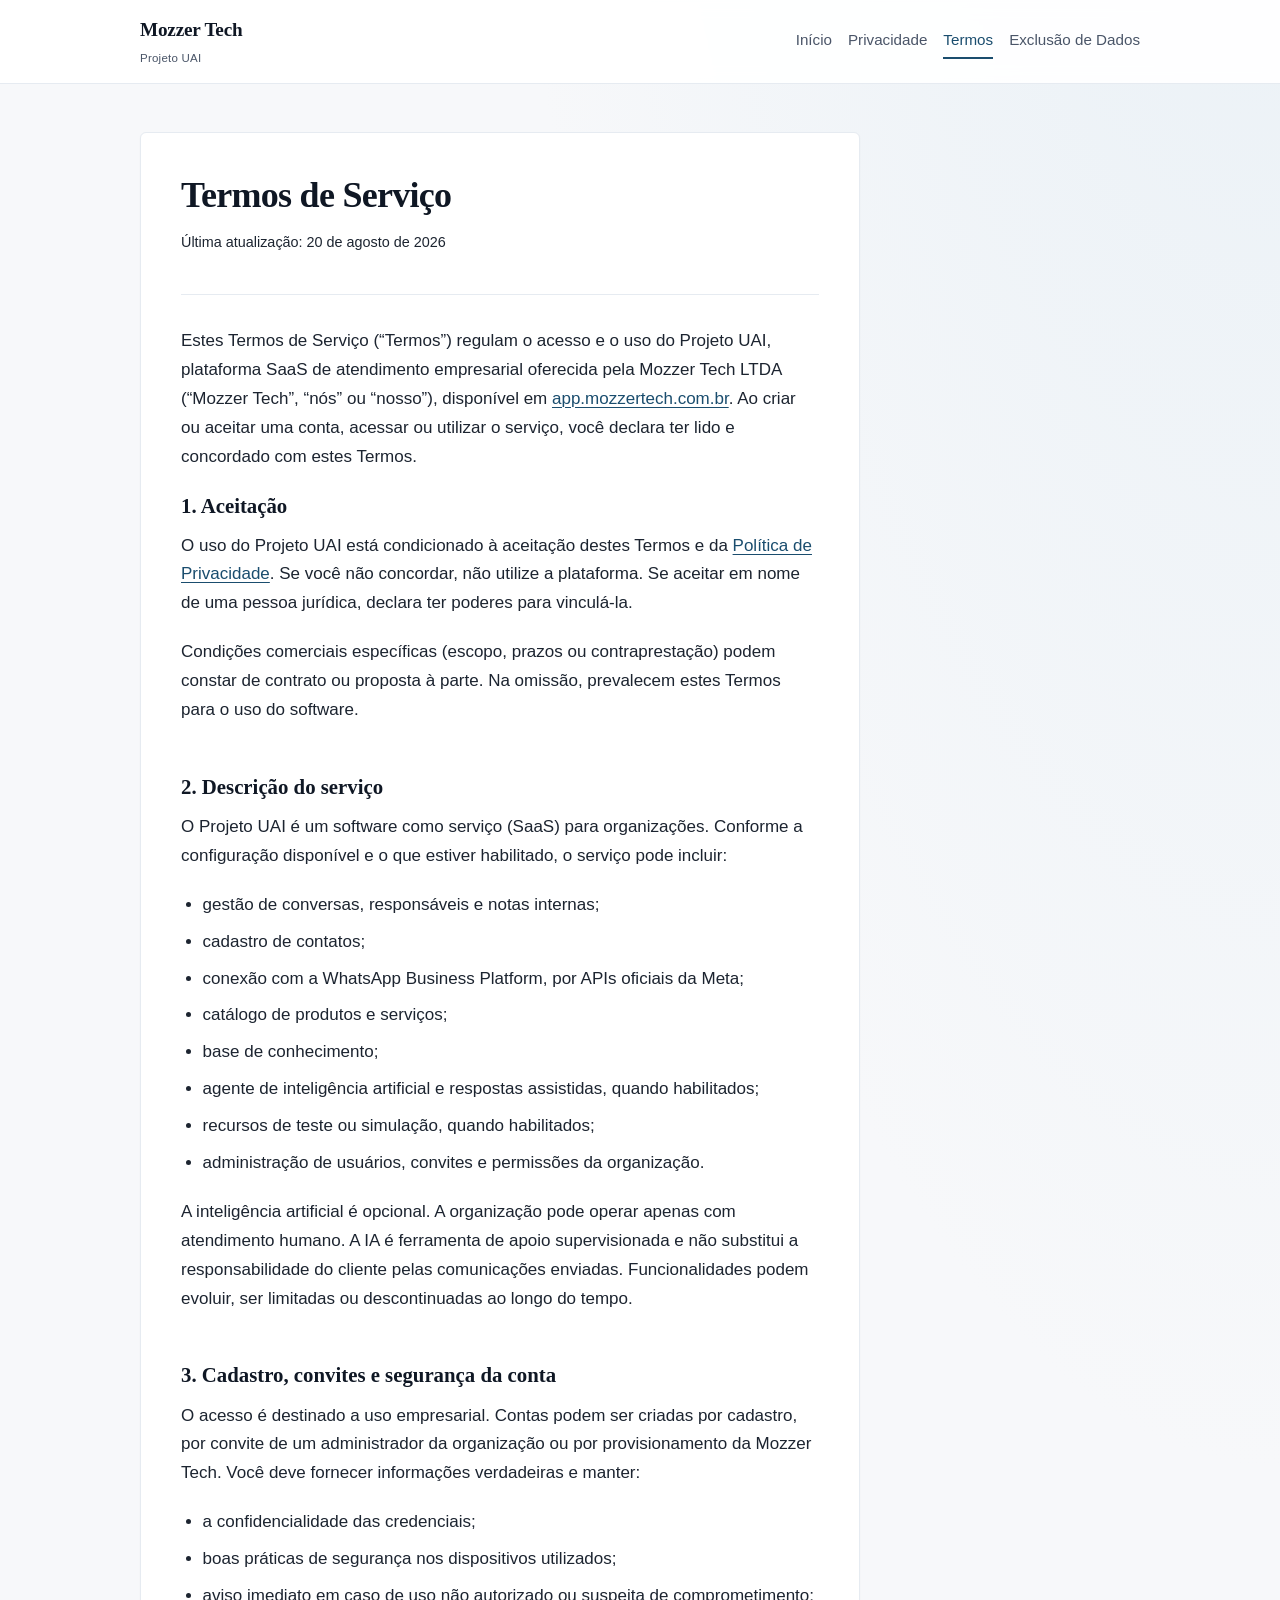
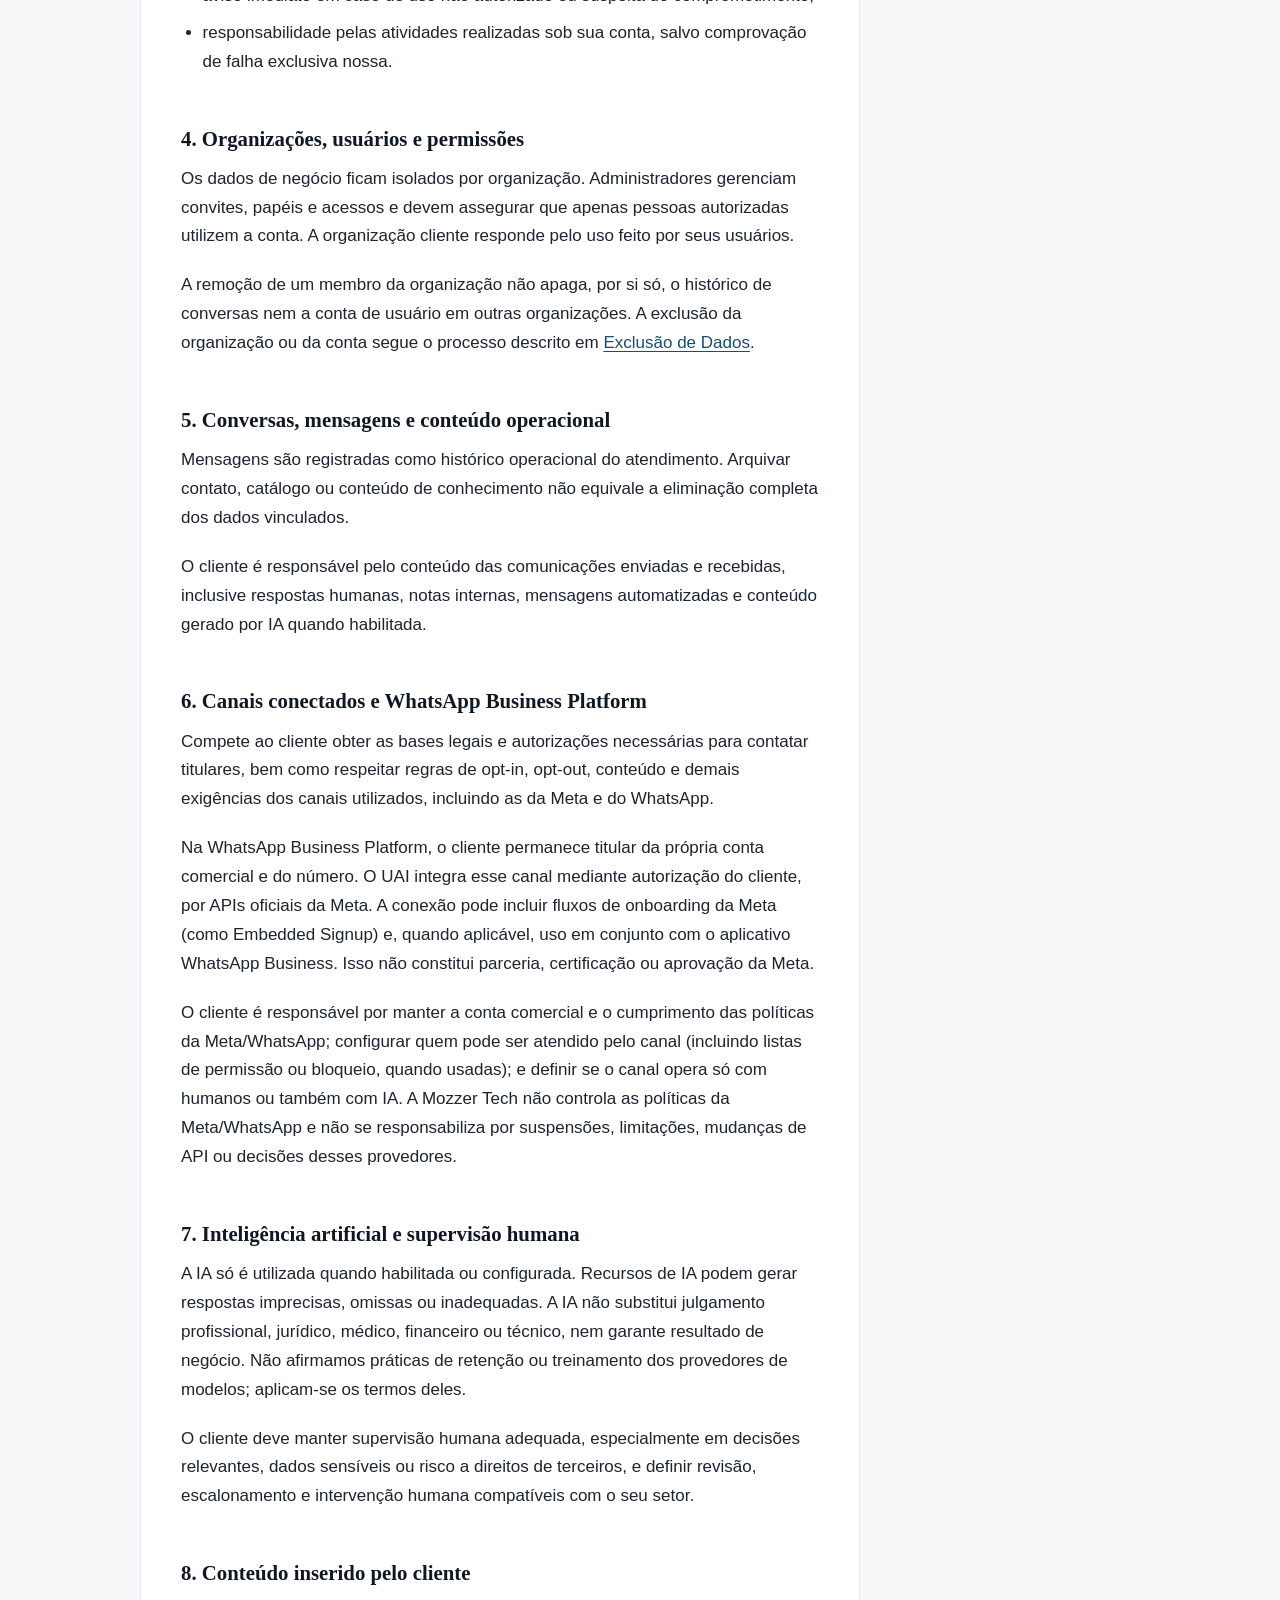
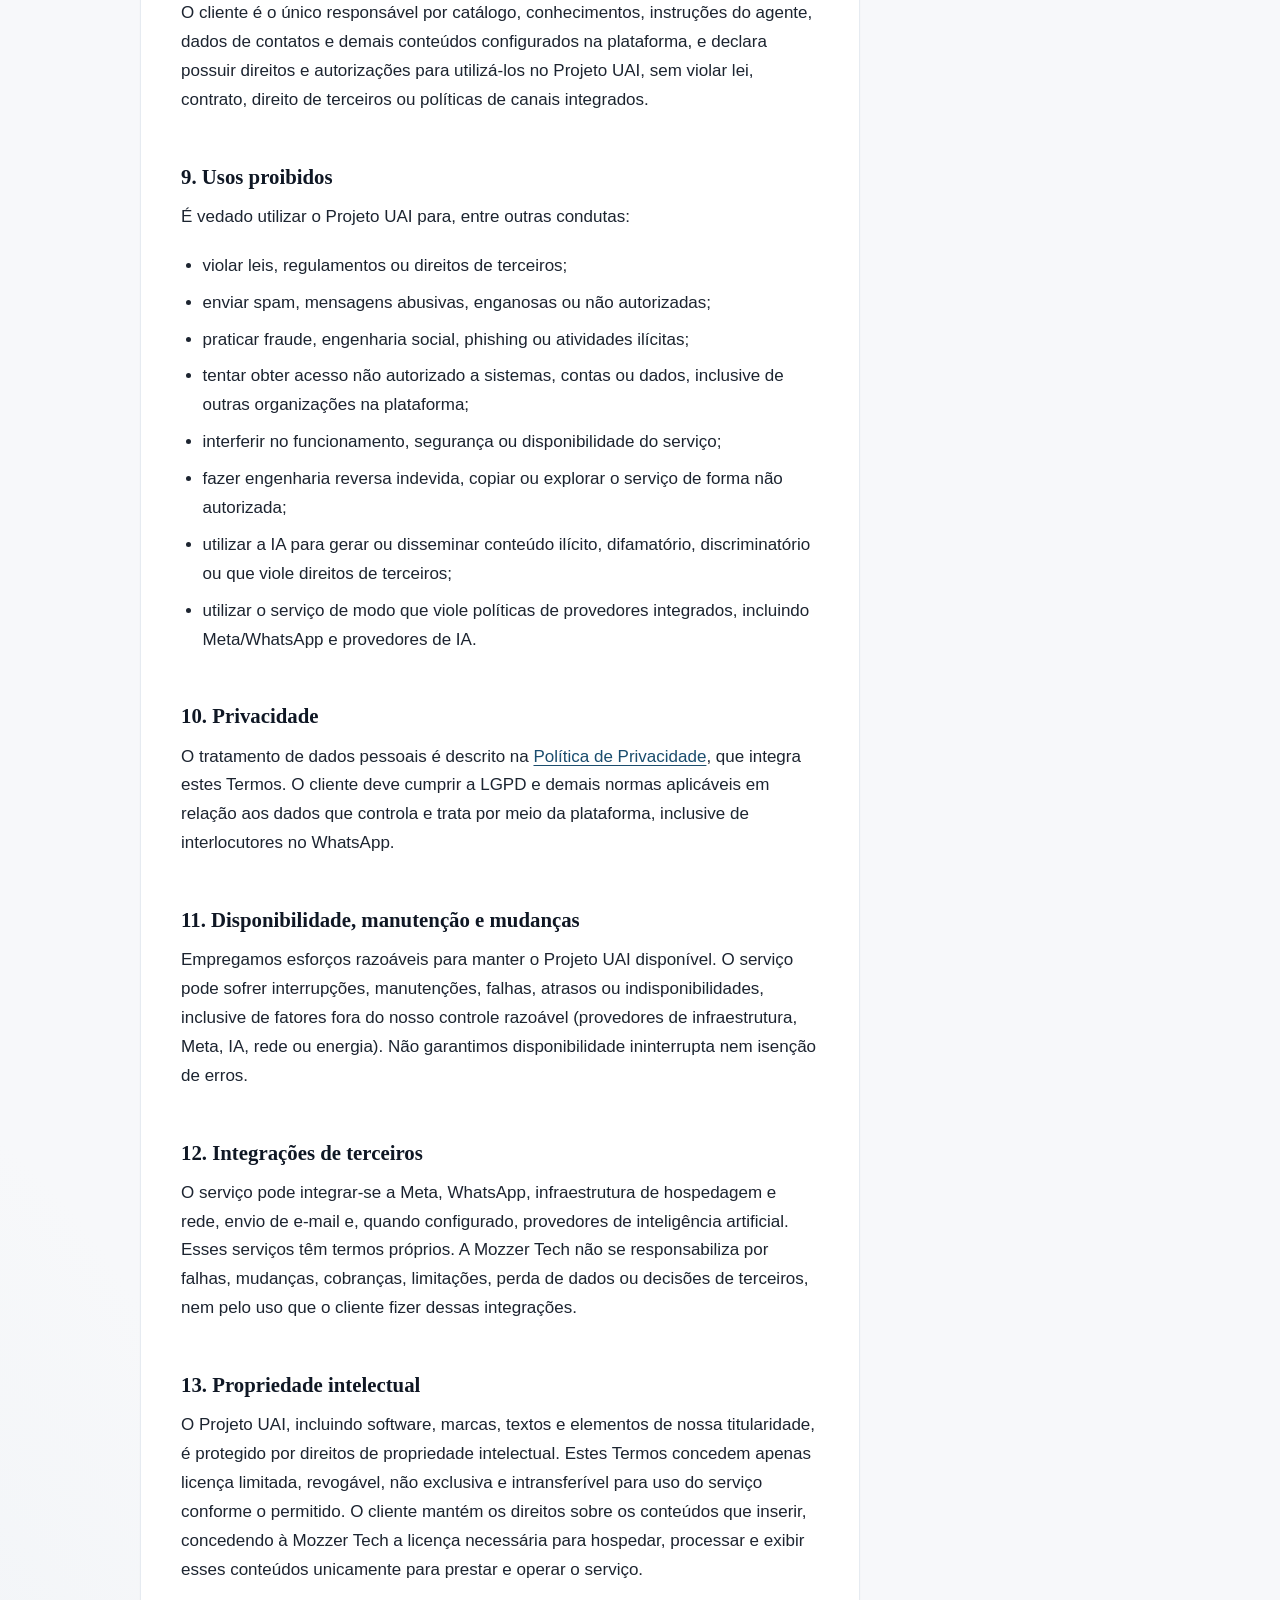
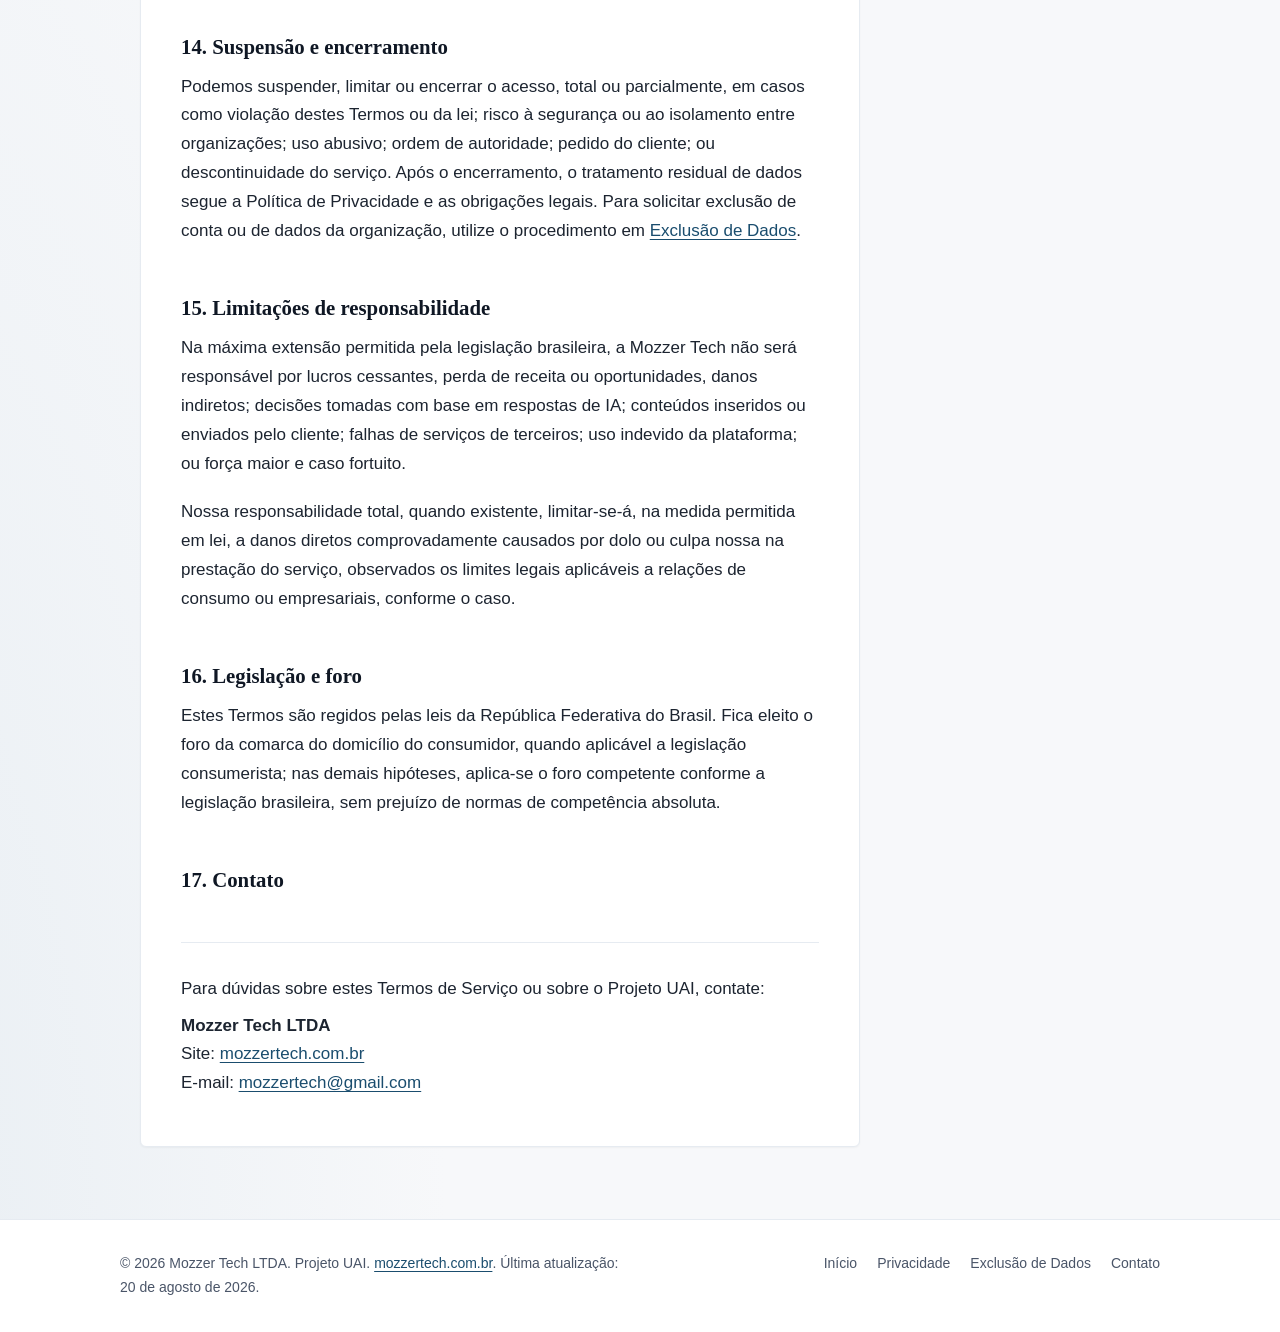
<file: termos.html>
<!DOCTYPE html>
<html lang="pt-BR">
<head>
  <meta charset="UTF-8">
  <meta name="viewport" content="width=device-width, initial-scale=1">
  <title>Termos de Serviço — Projeto UAI</title>
  <meta name="description" content="Termos de Serviço do Projeto UAI, SaaS de atendimento empresarial da Mozzer Tech LTDA, com inbox, WhatsApp Business Platform e inteligência artificial opcional.">
  <link rel="stylesheet" href="styles.css">
</head>
<body>
  <header class="site-header">
    <div class="nav-inner">
      <a class="brand" href="index.html">Mozzer Tech<span>Projeto UAI</span></a>
      <nav class="site-nav" aria-label="Principal">
        <a href="index.html">Início</a>
        <a href="privacidade.html">Privacidade</a>
        <a href="termos.html" aria-current="page">Termos</a>
        <a href="exclusao-de-dados.html">Exclusão de Dados</a>
      </nav>
    </div>
  </header>

  <main class="site-main">
    <article class="legal-doc">
      <header>
        <h1>Termos de Serviço</h1>
        <p class="meta">Última atualização: 20 de agosto de 2026</p>
      </header>

      <p>
        Estes Termos de Serviço (“Termos”) regulam o acesso e o uso do
        Projeto UAI, plataforma SaaS de atendimento empresarial oferecida
        pela Mozzer Tech LTDA (“Mozzer Tech”, “nós” ou “nosso”), disponível
        em
        <a href="https://app.mozzertech.com.br">app.mozzertech.com.br</a>.
        Ao criar ou aceitar uma conta, acessar ou utilizar o serviço, você
        declara ter lido e concordado com estes Termos.
      </p>

      <h2>1. Aceitação</h2>
      <p>
        O uso do Projeto UAI está condicionado à aceitação destes Termos
        e da <a href="privacidade.html">Política de Privacidade</a>.
        Se você não concordar, não utilize a plataforma. Se aceitar em
        nome de uma pessoa jurídica, declara ter poderes para vinculá-la.
      </p>
      <p>
        Condições comerciais específicas (escopo, prazos ou
        contraprestação) podem constar de contrato ou proposta à parte.
        Na omissão, prevalecem estes Termos para o uso do software.
      </p>

      <h2>2. Descrição do serviço</h2>
      <p>
        O Projeto UAI é um software como serviço (SaaS) para
        organizações. Conforme a configuração disponível e o que estiver
        habilitado, o serviço pode incluir:
      </p>
      <ul>
        <li>gestão de conversas, responsáveis e notas internas;</li>
        <li>cadastro de contatos;</li>
        <li>conexão com a WhatsApp Business Platform, por APIs oficiais da Meta;</li>
        <li>catálogo de produtos e serviços;</li>
        <li>base de conhecimento;</li>
        <li>agente de inteligência artificial e respostas assistidas, quando habilitados;</li>
        <li>recursos de teste ou simulação, quando habilitados;</li>
        <li>administração de usuários, convites e permissões da organização.</li>
      </ul>
      <p>
        A inteligência artificial é opcional. A organização pode operar
        apenas com atendimento humano. A IA é ferramenta de apoio
        supervisionada e não substitui a responsabilidade do cliente
        pelas comunicações enviadas. Funcionalidades podem evoluir, ser
        limitadas ou descontinuadas ao longo do tempo.
      </p>

      <h2>3. Cadastro, convites e segurança da conta</h2>
      <p>
        O acesso é destinado a uso empresarial. Contas podem ser criadas
        por cadastro, por convite de um administrador da organização ou
        por provisionamento da Mozzer Tech. Você deve fornecer
        informações verdadeiras e manter:
      </p>
      <ul>
        <li>a confidencialidade das credenciais;</li>
        <li>boas práticas de segurança nos dispositivos utilizados;</li>
        <li>aviso imediato em caso de uso não autorizado ou suspeita de comprometimento;</li>
        <li>responsabilidade pelas atividades realizadas sob sua conta, salvo comprovação de falha exclusiva nossa.</li>
      </ul>

      <h2>4. Organizações, usuários e permissões</h2>
      <p>
        Os dados de negócio ficam isolados por organização.
        Administradores gerenciam convites, papéis e acessos e devem
        assegurar que apenas pessoas autorizadas utilizem a conta. A
        organização cliente responde pelo uso feito por seus usuários.
      </p>
      <p>
        A remoção de um membro da organização não apaga, por si só, o
        histórico de conversas nem a conta de usuário em outras
        organizações. A exclusão da organização ou da conta segue o
        processo descrito em
        <a href="exclusao-de-dados.html">Exclusão de Dados</a>.
      </p>

      <h2>5. Conversas, mensagens e conteúdo operacional</h2>
      <p>
        Mensagens são registradas como histórico operacional do
        atendimento. Arquivar contato, catálogo ou conteúdo de
        conhecimento não equivale a eliminação completa dos dados
        vinculados.
      </p>
      <p>
        O cliente é responsável pelo conteúdo das comunicações enviadas e
        recebidas, inclusive respostas humanas, notas internas, mensagens
        automatizadas e conteúdo gerado por IA quando habilitada.
      </p>

      <h2>6. Canais conectados e WhatsApp Business Platform</h2>
      <p>
        Compete ao cliente obter as bases legais e autorizações
        necessárias para contatar titulares, bem como respeitar regras de
        opt-in, opt-out, conteúdo e demais exigências dos canais
        utilizados, incluindo as da Meta e do WhatsApp.
      </p>
      <p>
        Na WhatsApp Business Platform, o cliente permanece titular da
        própria conta comercial e do número. O UAI integra esse canal
        mediante autorização do cliente, por APIs oficiais da Meta. A
        conexão pode incluir fluxos de onboarding da Meta (como Embedded
        Signup) e, quando aplicável, uso em conjunto com o aplicativo
        WhatsApp Business. Isso não constitui parceria, certificação ou
        aprovação da Meta.
      </p>
      <p>
        O cliente é responsável por manter a conta comercial e o
        cumprimento das políticas da Meta/WhatsApp; configurar quem pode
        ser atendido pelo canal (incluindo listas de permissão ou
        bloqueio, quando usadas); e definir se o canal opera só com
        humanos ou também com IA. A Mozzer Tech não controla as políticas
        da Meta/WhatsApp e não se responsabiliza por suspensões,
        limitações, mudanças de API ou decisões desses provedores.
      </p>

      <h2>7. Inteligência artificial e supervisão humana</h2>
      <p>
        A IA só é utilizada quando habilitada ou configurada. Recursos de
        IA podem gerar respostas imprecisas, omissas ou inadequadas. A IA
        não substitui julgamento profissional, jurídico, médico,
        financeiro ou técnico, nem garante resultado de negócio. Não
        afirmamos práticas de retenção ou treinamento dos provedores de
        modelos; aplicam-se os termos deles.
      </p>
      <p>
        O cliente deve manter supervisão humana adequada, especialmente
        em decisões relevantes, dados sensíveis ou risco a direitos de
        terceiros, e definir revisão, escalonamento e intervenção humana
        compatíveis com o seu setor.
      </p>

      <h2>8. Conteúdo inserido pelo cliente</h2>
      <p>
        O cliente é o único responsável por catálogo, conhecimentos,
        instruções do agente, dados de contatos e demais conteúdos
        configurados na plataforma, e declara possuir direitos e
        autorizações para utilizá-los no Projeto UAI, sem violar lei,
        contrato, direito de terceiros ou políticas de canais integrados.
      </p>

      <h2>9. Usos proibidos</h2>
      <p>É vedado utilizar o Projeto UAI para, entre outras condutas:</p>
      <ul>
        <li>violar leis, regulamentos ou direitos de terceiros;</li>
        <li>enviar spam, mensagens abusivas, enganosas ou não autorizadas;</li>
        <li>praticar fraude, engenharia social, phishing ou atividades ilícitas;</li>
        <li>tentar obter acesso não autorizado a sistemas, contas ou dados, inclusive de outras organizações na plataforma;</li>
        <li>interferir no funcionamento, segurança ou disponibilidade do serviço;</li>
        <li>fazer engenharia reversa indevida, copiar ou explorar o serviço de forma não autorizada;</li>
        <li>utilizar a IA para gerar ou disseminar conteúdo ilícito, difamatório, discriminatório ou que viole direitos de terceiros;</li>
        <li>utilizar o serviço de modo que viole políticas de provedores integrados, incluindo Meta/WhatsApp e provedores de IA.</li>
      </ul>

      <h2>10. Privacidade</h2>
      <p>
        O tratamento de dados pessoais é descrito na
        <a href="privacidade.html">Política de Privacidade</a>,
        que integra estes Termos. O cliente deve cumprir a LGPD e demais
        normas aplicáveis em relação aos dados que controla e trata por
        meio da plataforma, inclusive de interlocutores no WhatsApp.
      </p>

      <h2>11. Disponibilidade, manutenção e mudanças</h2>
      <p>
        Empregamos esforços razoáveis para manter o Projeto UAI disponível.
        O serviço pode sofrer interrupções, manutenções, falhas, atrasos
        ou indisponibilidades, inclusive de fatores fora do nosso controle
        razoável (provedores de infraestrutura, Meta, IA, rede ou energia).
        Não garantimos disponibilidade ininterrupta nem isenção de erros.
      </p>

      <h2>12. Integrações de terceiros</h2>
      <p>
        O serviço pode integrar-se a Meta, WhatsApp, infraestrutura de
        hospedagem e rede, envio de e-mail e, quando configurado,
        provedores de inteligência artificial. Esses serviços têm termos
        próprios. A Mozzer Tech não se responsabiliza por falhas,
        mudanças, cobranças, limitações, perda de dados ou decisões de
        terceiros, nem pelo uso que o cliente fizer dessas integrações.
      </p>

      <h2>13. Propriedade intelectual</h2>
      <p>
        O Projeto UAI, incluindo software, marcas, textos e elementos de
        nossa titularidade, é protegido por direitos de propriedade
        intelectual. Estes Termos concedem apenas licença limitada,
        revogável, não exclusiva e intransferível para uso do serviço
        conforme o permitido. O cliente mantém os direitos sobre os
        conteúdos que inserir, concedendo à Mozzer Tech a licença
        necessária para hospedar, processar e exibir esses conteúdos
        unicamente para prestar e operar o serviço.
      </p>

      <h2>14. Suspensão e encerramento</h2>
      <p>
        Podemos suspender, limitar ou encerrar o acesso, total ou
        parcialmente, em casos como violação destes Termos ou da lei;
        risco à segurança ou ao isolamento entre organizações; uso
        abusivo; ordem de autoridade; pedido do cliente; ou
        descontinuidade do serviço. Após o encerramento, o tratamento
        residual de dados segue a Política de Privacidade e as obrigações
        legais. Para solicitar exclusão de conta ou de dados da
        organização, utilize o procedimento em
        <a href="exclusao-de-dados.html">Exclusão de Dados</a>.
      </p>

      <h2>15. Limitações de responsabilidade</h2>
      <p>
        Na máxima extensão permitida pela legislação brasileira, a Mozzer
        Tech não será responsável por lucros cessantes, perda de receita
        ou oportunidades, danos indiretos; decisões tomadas com base em
        respostas de IA; conteúdos inseridos ou enviados pelo cliente;
        falhas de serviços de terceiros; uso indevido da plataforma; ou
        força maior e caso fortuito.
      </p>
      <p>
        Nossa responsabilidade total, quando existente, limitar-se-á, na
        medida permitida em lei, a danos diretos comprovadamente causados
        por dolo ou culpa nossa na prestação do serviço, observados os
        limites legais aplicáveis a relações de consumo ou empresariais,
        conforme o caso.
      </p>

      <h2>16. Legislação e foro</h2>
      <p>
        Estes Termos são regidos pelas leis da República Federativa do
        Brasil. Fica eleito o foro da comarca do domicílio do consumidor,
        quando aplicável a legislação consumerista; nas demais hipóteses,
        aplica-se o foro competente conforme a legislação brasileira,
        sem prejuízo de normas de competência absoluta.
      </p>

      <h2>17. Contato</h2>
      <div class="contact-box">
        <p>
          Para dúvidas sobre estes Termos de Serviço ou sobre o Projeto
          UAI, contate:
        </p>
        <p>
          <strong>Mozzer Tech LTDA</strong><br>
          Site:
          <a href="https://mozzertech.com.br">mozzertech.com.br</a><br>
          E-mail:
          <a href="mailto:mozzertech@gmail.com">mozzertech@gmail.com</a>
        </p>
      </div>
    </article>
  </main>

  <footer class="site-footer">
    <div class="footer-inner">
      <p>
        © 2026 Mozzer Tech LTDA. Projeto UAI.
        <a href="https://mozzertech.com.br">mozzertech.com.br</a>.
        Última atualização: 20 de agosto de 2026.
      </p>
      <nav class="footer-nav" aria-label="Rodapé">
        <a href="index.html">Início</a>
        <a href="privacidade.html">Privacidade</a>
        <a href="exclusao-de-dados.html">Exclusão de Dados</a>
        <a href="mailto:mozzertech@gmail.com">Contato</a>
      </nav>
    </div>
  </footer>
</body>
</html>
</file>
<file: styles.css>
/* Projeto UAI — Páginas legais (Mozzer Tech LTDA) */

:root {
  --bg: #f7f8fa;
  --bg-alt: #eef1f5;
  --surface: #ffffff;
  --text: #1c2430;
  --text-muted: #4a5568;
  --heading: #0f1724;
  --accent: #1a4d6e;
  --accent-hover: #123a54;
  --border: #d5dbe3;
  --border-soft: #e6ebf1;
  --focus: #2a6f96;
  --max-width: 720px;
  --nav-width: 1040px;
  --radius: 6px;
  --space-xs: 0.5rem;
  --space-sm: 0.75rem;
  --space-md: 1.25rem;
  --space-lg: 2rem;
  --space-xl: 3rem;
  --space-2xl: 4.5rem;
  --font-sans: "Segoe UI", "Helvetica Neue", Helvetica, sans-serif;
  --font-serif: Georgia, "Times New Roman", Times, serif;
  --shadow: 0 1px 2px rgba(15, 23, 36, 0.04);
}

*,
*::before,
*::after {
  box-sizing: border-box;
}

html {
  scroll-behavior: smooth;
}

body {
  margin: 0;
  min-height: 100vh;
  display: flex;
  flex-direction: column;
  font-family: var(--font-sans);
  font-size: 1.0625rem;
  line-height: 1.7;
  color: var(--text);
  background:
    radial-gradient(ellipse 120% 80% at 100% -20%, #e3edf4 0%, transparent 55%),
    radial-gradient(ellipse 90% 60% at -10% 100%, #e8eef3 0%, transparent 50%),
    var(--bg);
}

img {
  max-width: 100%;
  height: auto;
}

a {
  color: var(--accent);
  text-decoration-thickness: 1px;
  text-underline-offset: 0.18em;
}

a:hover {
  color: var(--accent-hover);
}

a:focus-visible {
  outline: 2px solid var(--focus);
  outline-offset: 3px;
  border-radius: 2px;
}

/* Header / Nav */

.site-header {
  background: rgba(255, 255, 255, 0.92);
  border-bottom: 1px solid var(--border-soft);
  backdrop-filter: blur(8px);
  position: sticky;
  top: 0;
  z-index: 10;
}

.nav-inner {
  max-width: var(--nav-width);
  margin: 0 auto;
  padding: 0.9rem 1.25rem;
  display: flex;
  flex-wrap: wrap;
  align-items: center;
  justify-content: space-between;
  gap: var(--space-sm) var(--space-md);
}

.brand {
  font-family: var(--font-serif);
  font-size: 1.2rem;
  font-weight: 700;
  color: var(--heading);
  text-decoration: none;
  letter-spacing: -0.01em;
}

.brand:hover {
  color: var(--accent);
}

.brand span {
  display: block;
  font-family: var(--font-sans);
  font-size: 0.72rem;
  font-weight: 500;
  color: var(--text-muted);
  letter-spacing: 0.02em;
  margin-top: 0.1rem;
}

.site-nav {
  display: flex;
  flex-wrap: wrap;
  gap: 0.35rem 1rem;
}

.site-nav a {
  color: var(--text-muted);
  text-decoration: none;
  font-size: 0.95rem;
  font-weight: 500;
  padding: 0.25rem 0;
  border-bottom: 2px solid transparent;
}

.site-nav a:hover {
  color: var(--accent);
}

.site-nav a[aria-current="page"] {
  color: var(--accent);
  border-bottom-color: var(--accent);
}

/* Main */

.site-main {
  flex: 1;
  width: 100%;
  max-width: var(--nav-width);
  margin: 0 auto;
  padding: var(--space-xl) 1.25rem var(--space-2xl);
}

/* Hero (home) */

.hero {
  max-width: 640px;
  margin-bottom: var(--space-xl);
}

.hero .eyebrow {
  font-size: 0.8rem;
  font-weight: 600;
  letter-spacing: 0.06em;
  text-transform: uppercase;
  color: var(--accent);
  margin: 0 0 var(--space-sm);
}

.hero h1 {
  font-family: var(--font-serif);
  font-size: clamp(2rem, 4.5vw, 2.75rem);
  font-weight: 700;
  line-height: 1.2;
  color: var(--heading);
  letter-spacing: -0.02em;
  margin: 0 0 var(--space-md);
}

.hero .lead {
  font-size: 1.125rem;
  color: var(--text-muted);
  margin: 0 0 var(--space-lg);
  max-width: 36em;
}

.identity-grid {
  display: grid;
  gap: var(--space-md);
  max-width: 720px;
  margin: 0 0 var(--space-lg);
}

@media (min-width: 720px) {
  .identity-grid {
    grid-template-columns: 1fr 1fr;
  }
}

.identity-grid article {
  background: var(--surface);
  border: 1px solid var(--border);
  border-radius: var(--radius);
  padding: 1.1rem 1.25rem;
  box-shadow: var(--shadow);
}

.identity-grid h2 {
  font-family: var(--font-serif);
  font-size: 1.15rem;
  margin: 0 0 var(--space-sm);
  color: var(--heading);
}

.identity-grid p {
  margin: 0;
  font-size: 0.95rem;
  color: var(--text-muted);
  line-height: 1.55;
}

.home-note {
  max-width: 40em;
  font-size: 0.95rem;
  color: var(--text-muted);
  margin: 0 0 var(--space-xl);
}

.summary-box {
  max-width: 720px;
  background: var(--surface);
  border: 1px solid var(--border);
  border-radius: var(--radius);
  padding: 1.1rem 1.25rem;
  margin: 0 0 var(--space-lg);
  box-shadow: var(--shadow);
}

.summary-box h2 {
  font-family: var(--font-serif);
  font-size: 1.15rem;
  margin: 0 0 var(--space-sm);
  color: var(--heading);
}

.summary-box ul {
  margin: 0;
  padding-left: 1.25rem;
}

.summary-box li {
  font-size: 0.95rem;
  color: var(--text-muted);
  line-height: 1.55;
  margin-bottom: var(--space-xs);
}

.summary-box li:last-child {
  margin-bottom: 0;
}

/* Cards / link list (home) */

.link-grid {
  list-style: none;
  margin: 0;
  padding: 0;
  display: grid;
  gap: var(--space-md);
  max-width: 560px;
}

.link-grid li a {
  display: block;
  background: var(--surface);
  border: 1px solid var(--border);
  border-radius: var(--radius);
  padding: 1.1rem 1.25rem;
  text-decoration: none;
  color: var(--heading);
  box-shadow: var(--shadow);
  transition: border-color 0.15s ease, box-shadow 0.15s ease;
}

.link-grid li a:hover {
  border-color: var(--accent);
  box-shadow: 0 2px 8px rgba(26, 77, 110, 0.08);
}

.link-grid .link-title {
  display: block;
  font-weight: 600;
  font-size: 1.05rem;
  margin-bottom: 0.25rem;
  color: var(--accent);
}

.link-grid .link-desc {
  display: block;
  font-size: 0.92rem;
  color: var(--text-muted);
  line-height: 1.5;
}

/* Legal document pages */

.legal-doc {
  max-width: var(--max-width);
  background: var(--surface);
  border: 1px solid var(--border-soft);
  border-radius: var(--radius);
  padding: clamp(1.5rem, 4vw, 2.5rem);
  box-shadow: var(--shadow);
}

.legal-doc header {
  margin-bottom: var(--space-lg);
  padding-bottom: var(--space-md);
  border-bottom: 1px solid var(--border-soft);
}

.legal-doc h1 {
  font-family: var(--font-serif);
  font-size: clamp(1.75rem, 3.5vw, 2.25rem);
  font-weight: 700;
  line-height: 1.25;
  color: var(--heading);
  letter-spacing: -0.02em;
  margin: 0 0 var(--space-sm);
}

.meta {
  font-size: 0.9rem;
  color: var(--text-muted);
  margin: 0;
}

.legal-doc h2 {
  font-family: var(--font-serif);
  font-size: 1.3rem;
  font-weight: 700;
  color: var(--heading);
  margin: var(--space-xl) 0 var(--space-sm);
  line-height: 1.35;
}

.legal-doc h2:first-of-type {
  margin-top: var(--space-md);
}

.legal-doc p,
.legal-doc li {
  color: var(--text);
}

.legal-doc p {
  margin: 0 0 var(--space-md);
}

.legal-doc ul,
.legal-doc ol {
  margin: 0 0 var(--space-md);
  padding-left: 1.35rem;
}

.legal-doc li {
  margin-bottom: var(--space-xs);
}

.legal-doc li:last-child {
  margin-bottom: 0;
}

.legal-doc .note {
  background: var(--bg-alt);
  border-left: 3px solid var(--accent);
  padding: var(--space-md);
  margin: var(--space-lg) 0;
  border-radius: 0 var(--radius) var(--radius) 0;
}

.legal-doc .note p:last-child {
  margin-bottom: 0;
}

.contact-box {
  margin-top: var(--space-xl);
  padding-top: var(--space-lg);
  border-top: 1px solid var(--border-soft);
}

.contact-box p {
  margin-bottom: var(--space-xs);
}

.subject-line {
  font-family: var(--font-sans);
  font-size: 0.95rem;
  background: var(--bg-alt);
  border: 1px solid var(--border);
  border-radius: var(--radius);
  padding: 0.75rem 1rem;
  margin: var(--space-md) 0;
  word-break: break-word;
}

.subject-line strong {
  font-weight: 600;
  color: var(--heading);
}

/* Footer */

.site-footer {
  border-top: 1px solid var(--border-soft);
  background: var(--surface);
  padding: var(--space-lg) 1.25rem;
  margin-top: auto;
}

.footer-inner {
  max-width: var(--nav-width);
  margin: 0 auto;
  display: flex;
  flex-wrap: wrap;
  gap: var(--space-md);
  justify-content: space-between;
  align-items: flex-start;
}

.site-footer p {
  margin: 0;
  font-size: 0.875rem;
  color: var(--text-muted);
  max-width: 36em;
}

.footer-nav {
  display: flex;
  flex-wrap: wrap;
  gap: 0.5rem 1.25rem;
}

.footer-nav a {
  font-size: 0.875rem;
  color: var(--text-muted);
  text-decoration: none;
}

.footer-nav a:hover {
  color: var(--accent);
  text-decoration: underline;
}

/* Responsive */

@media (max-width: 640px) {
  .nav-inner {
    flex-direction: column;
    align-items: flex-start;
  }

  .site-nav {
    width: 100%;
    gap: 0.5rem 0.85rem;
  }

  .site-main {
    padding-top: var(--space-lg);
  }

  .footer-inner {
    flex-direction: column;
  }
}

@media (prefers-reduced-motion: reduce) {
  html {
    scroll-behavior: auto;
  }
}
</file>
